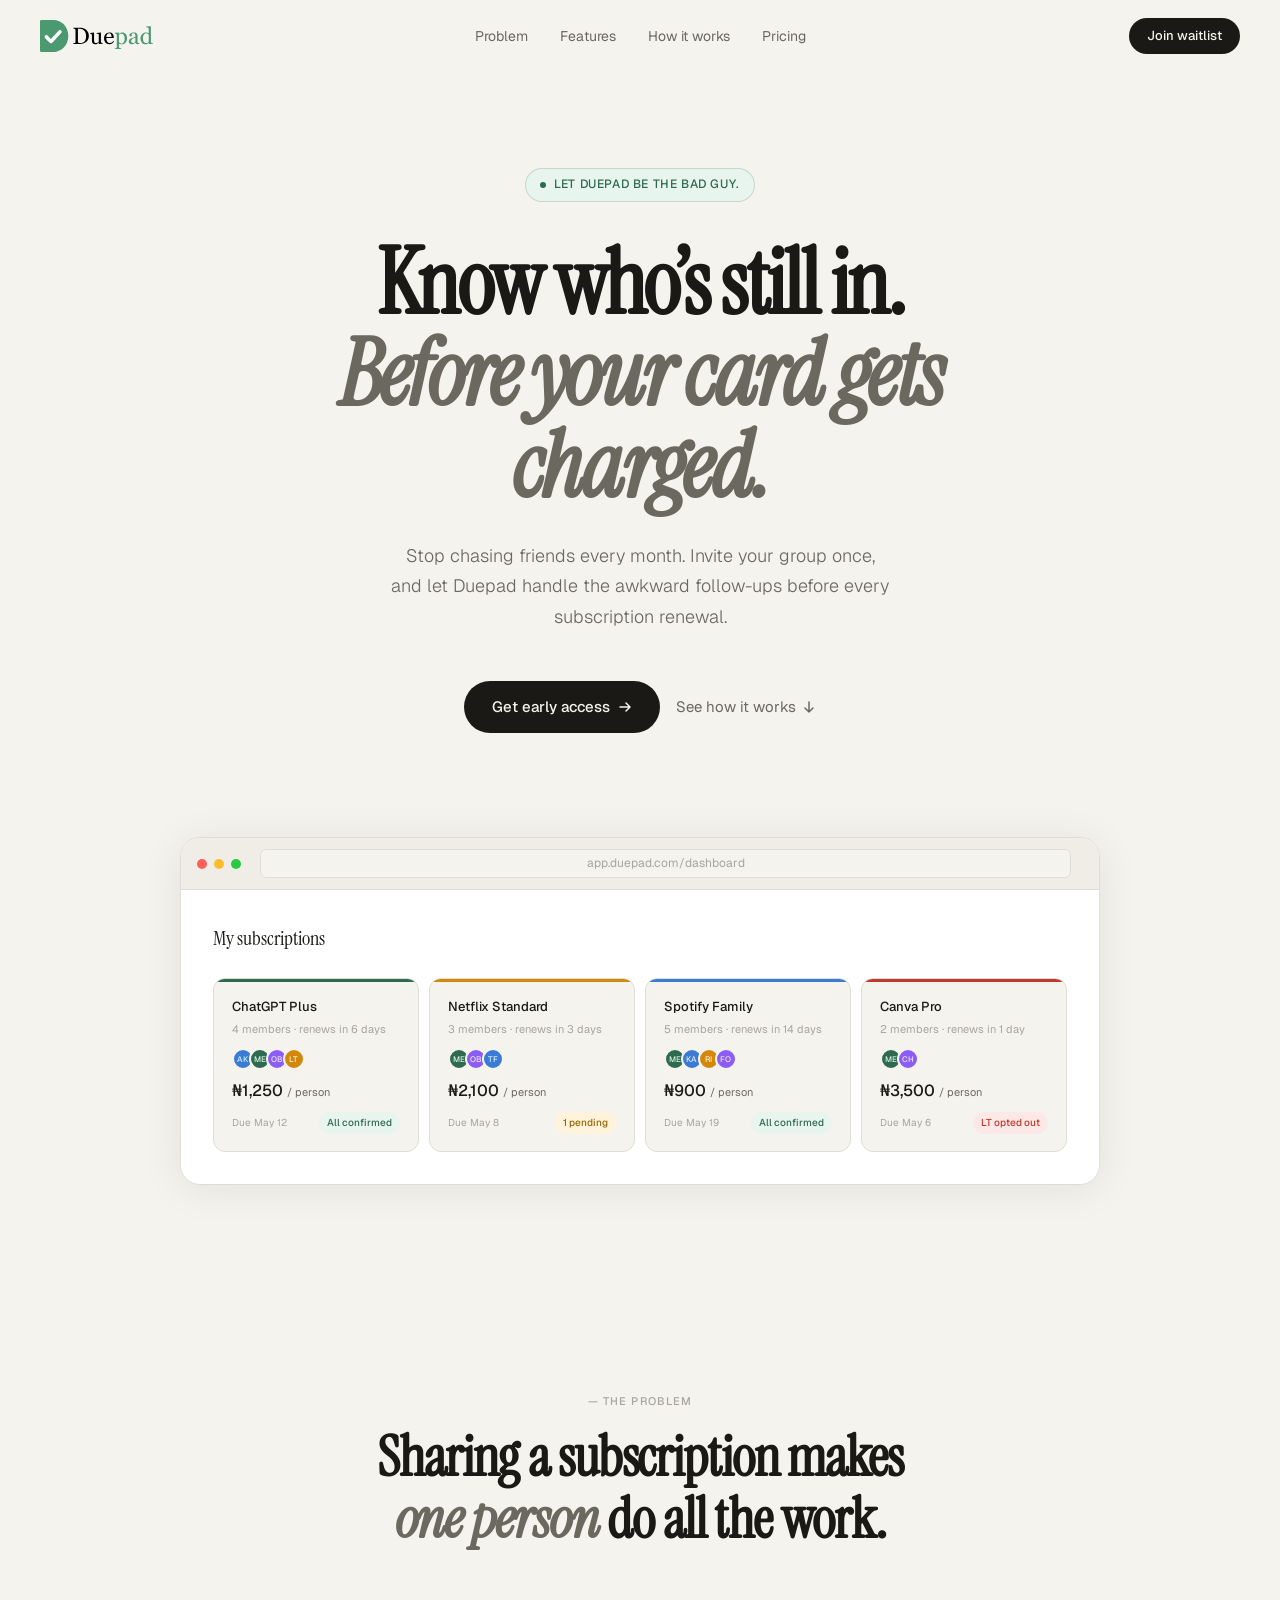
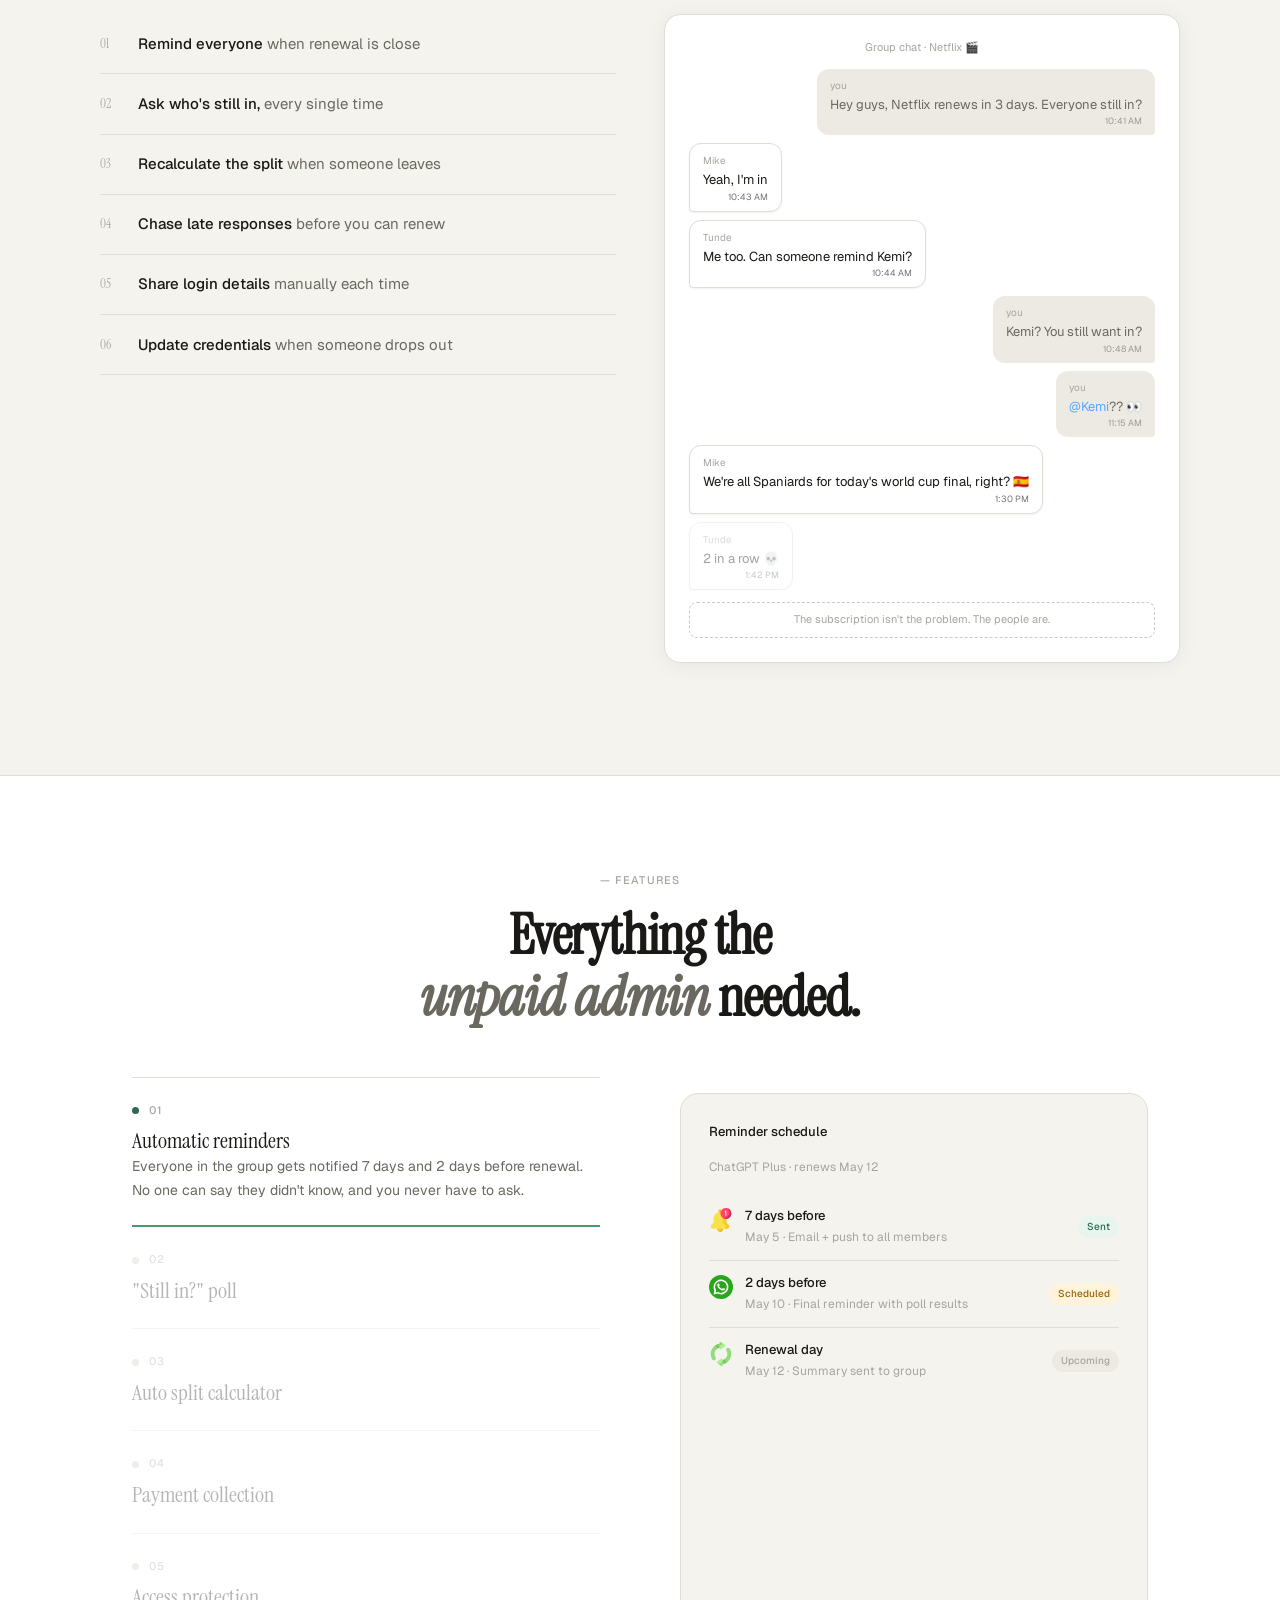
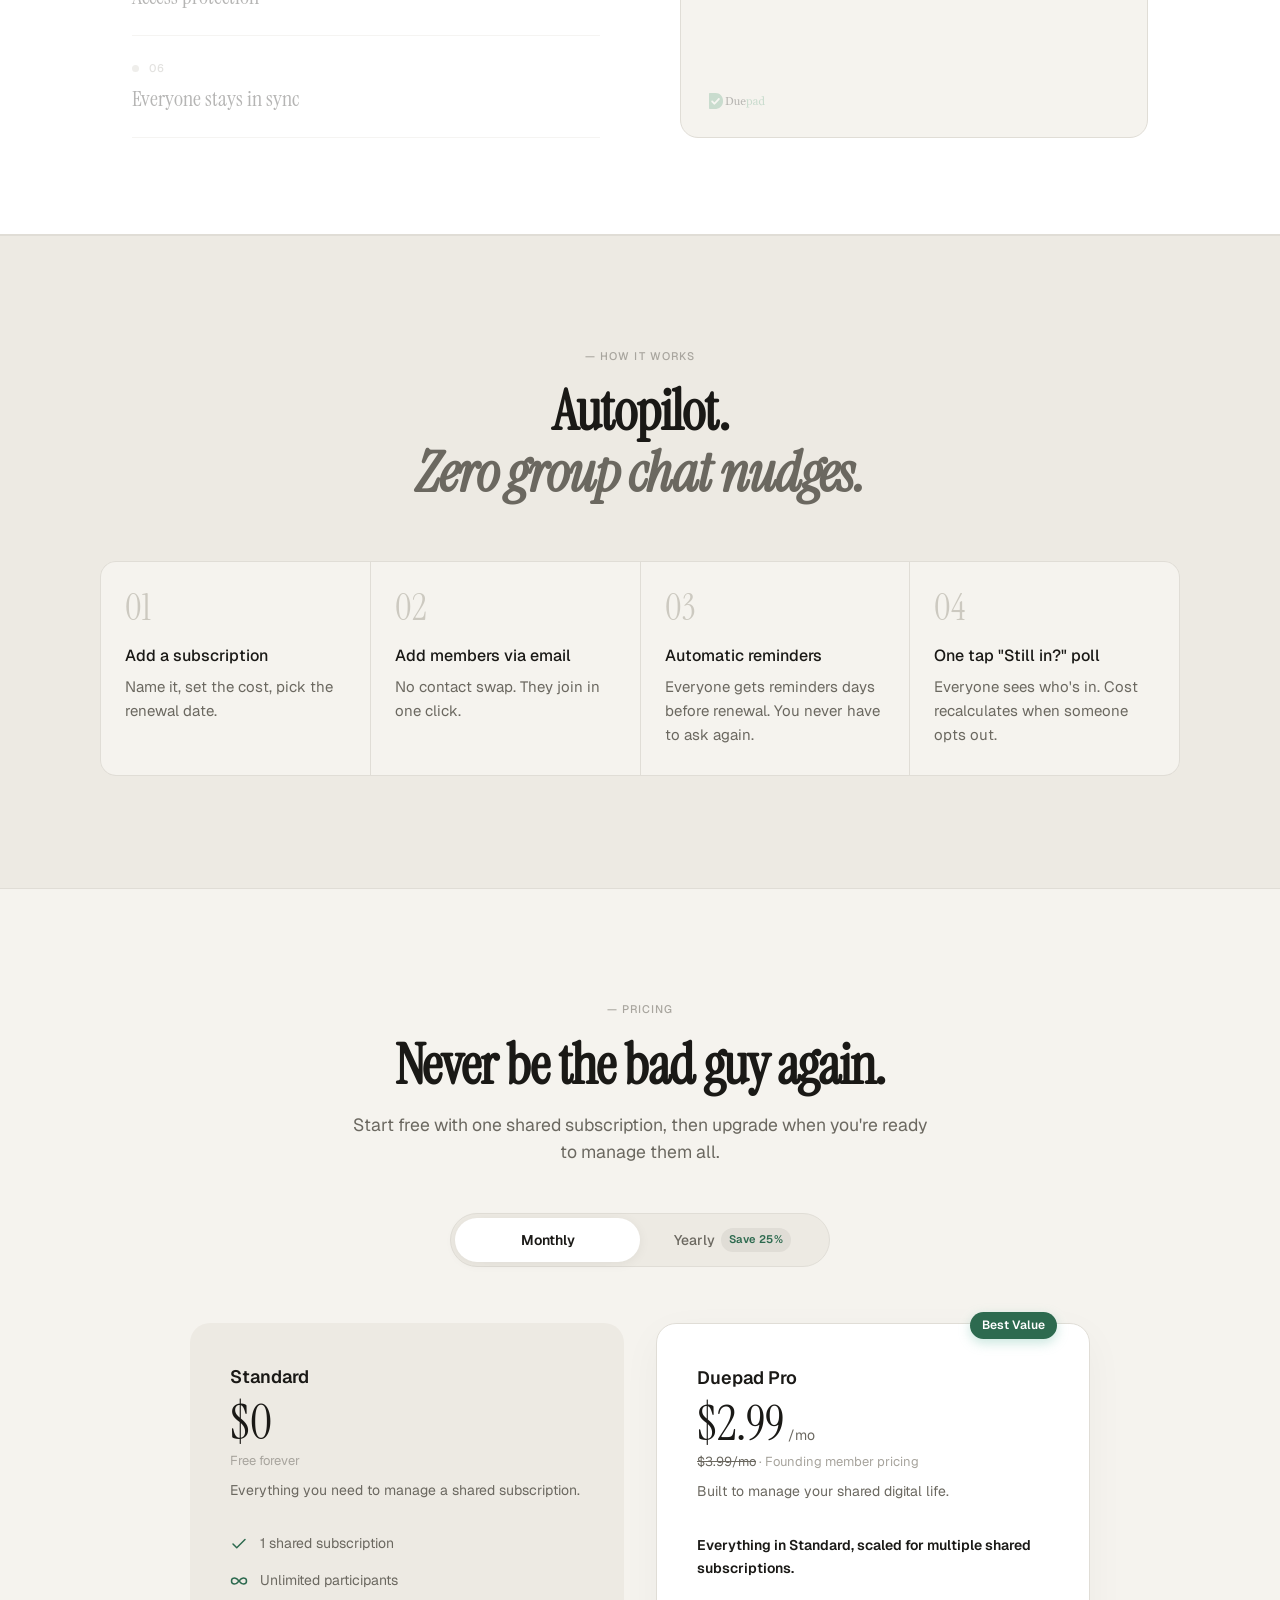
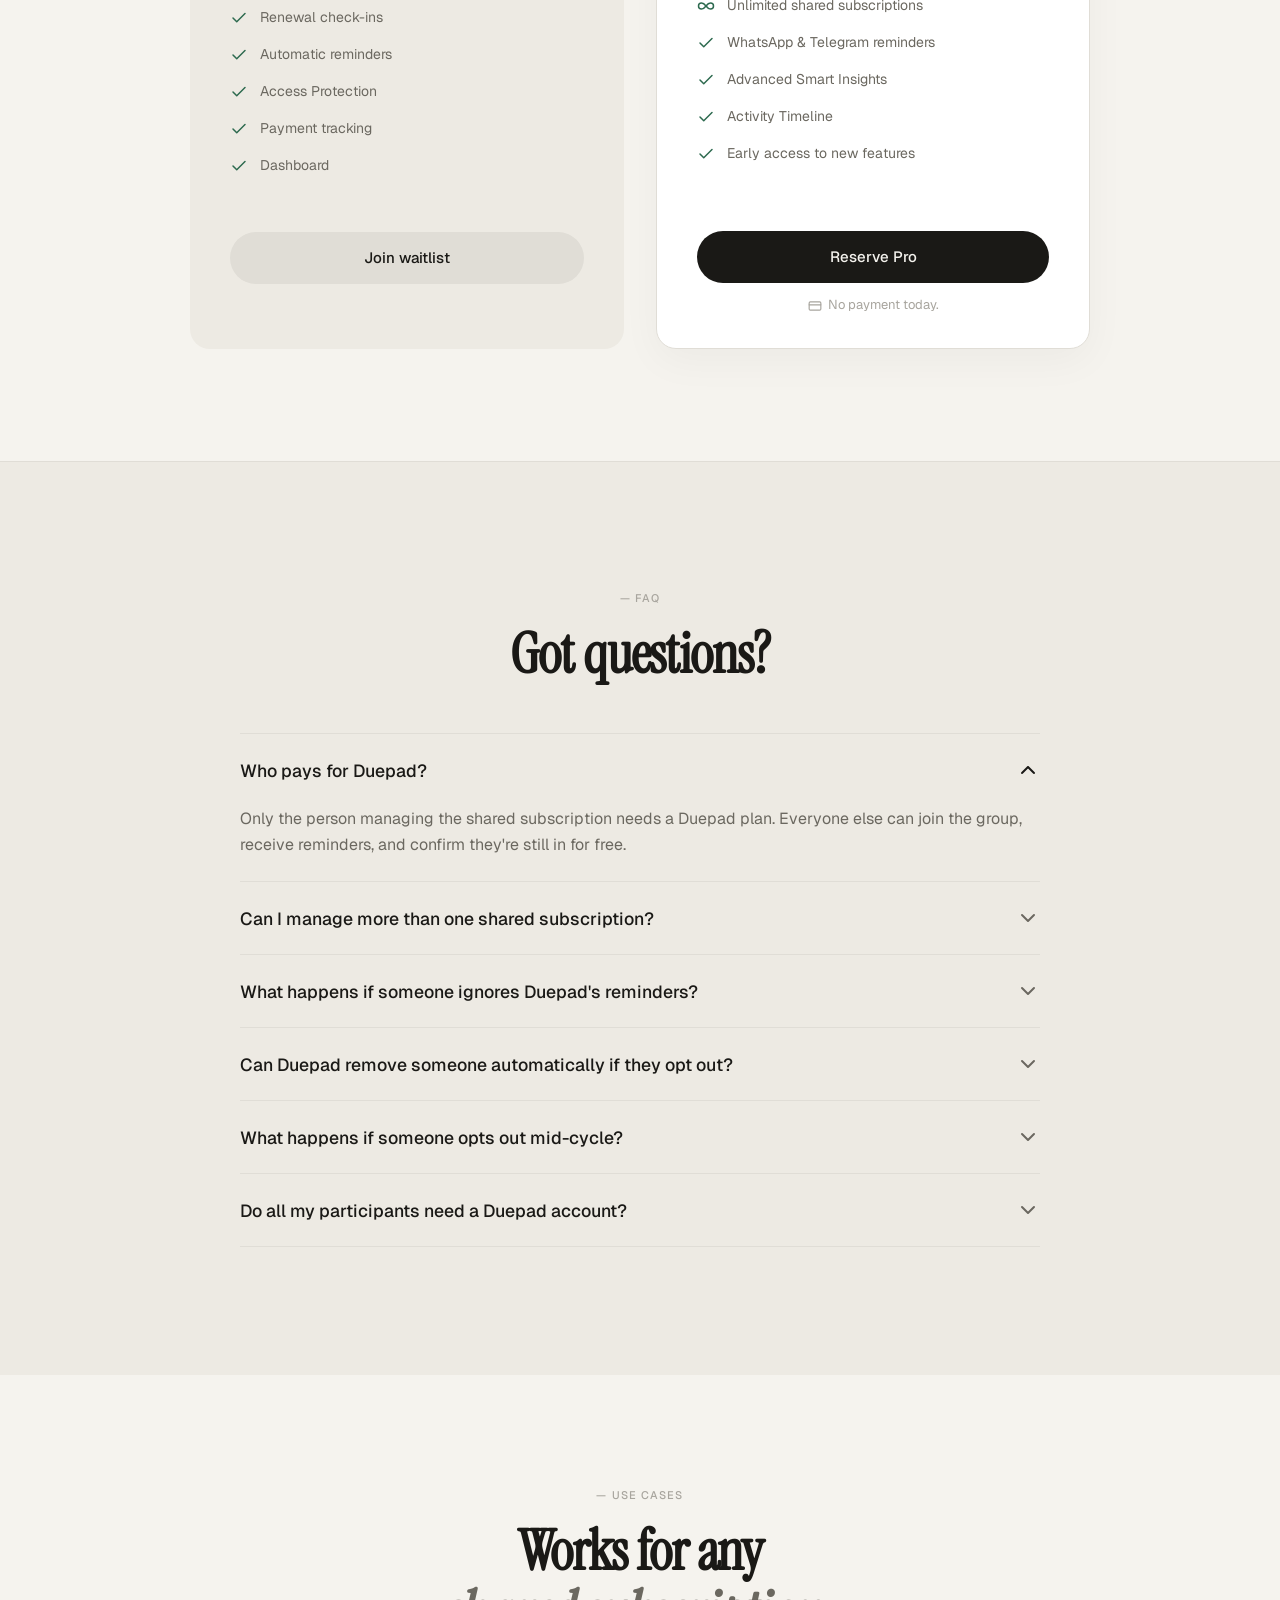
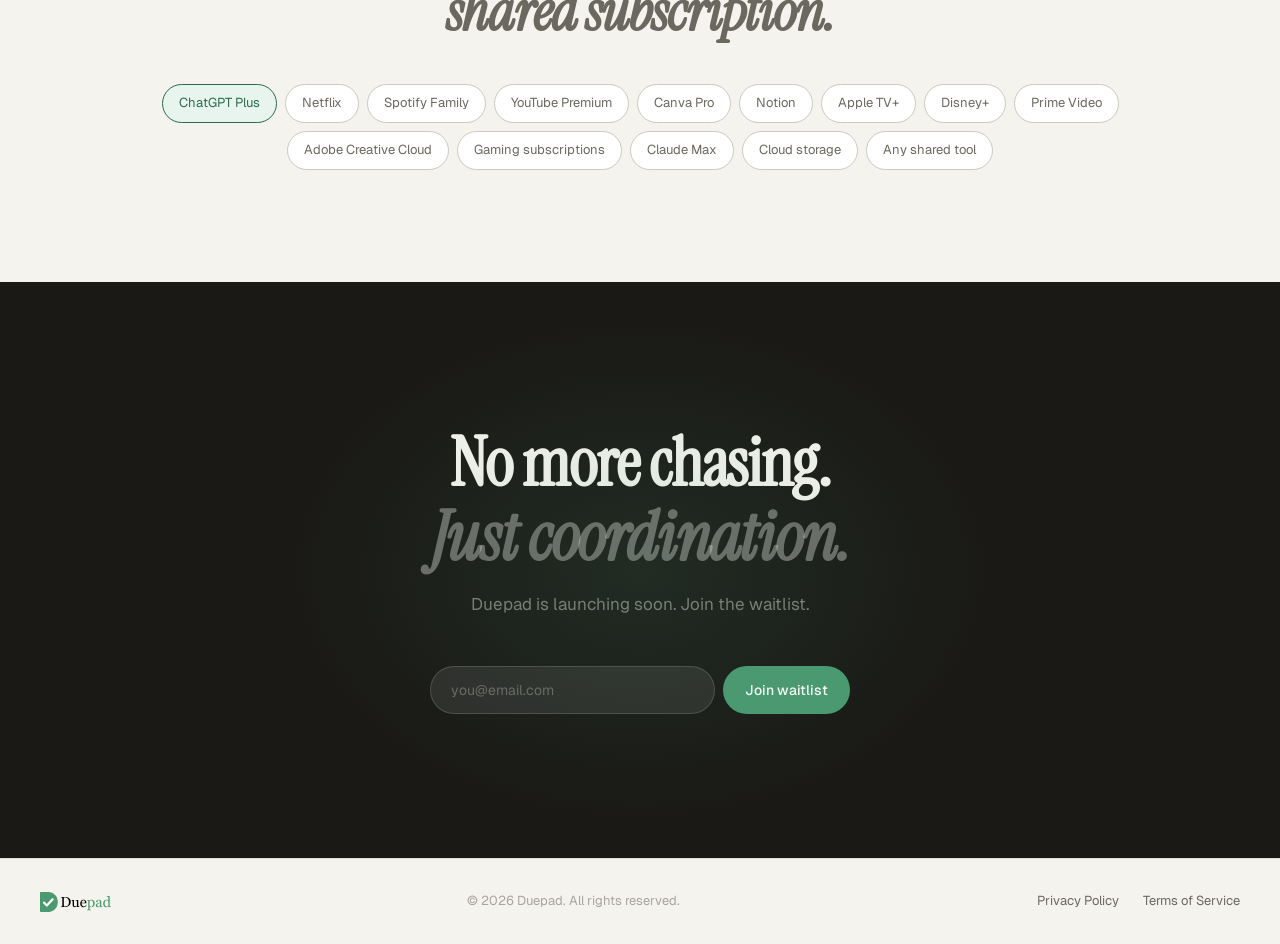
<file: index.html>
<!doctype html>
<html lang="en">

<head>
  <meta charset="UTF-8" />
  <meta name="viewport" content="width=device-width, initial-scale=1.0" />
  <title>Duepad · Shared subscriptions without the awkward follow-up.</title>

  <!-- Primary Meta Tags -->
  <meta name="title" content="Duepad · Shared subscriptions without the awkward follow-up." />
  <meta name="description"
    content="The easiest way to manage shared subscriptions. Invite your group, automate the follow-ups, and know exactly who’s in before every renewal." />

  <!-- Open Graph / Facebook -->
  <meta property="og:type" content="website" />
  <meta property="og:url" content="https://duepad.com/" />
  <meta property="og:title" content="Duepad · Shared subscriptions without the awkward follow-up." />
  <meta property="og:description"
    content="Stop chasing friends every month. Duepad automates check-ins, reminders, and payment tracking so you don’t have to." />
  <meta property="og:image" content="https://duepad.com/Assets/OG%20Image.png" />

  <!-- Twitter -->
  <meta property="twitter:card" content="summary_large_image" />
  <meta property="twitter:url" content="https://duepad.com/" />
  <meta property="twitter:title" content="Duepad · Shared subscriptions without the awkward follow-up." />
  <meta property="twitter:description"
    content="Shared subscriptions without the awkward follow-ups. Stop chasing friends every month. Duepad automates check-ins, reminders, and payment tracking so you don’t have to." />
  <meta property="twitter:image" content="https://duepad.com/Assets/OG%20Image.png" />

  <!-- Structured Data (JSON-LD) -->
  <script type="application/ld+json">
  {
    "@context": "https://schema.org",
    "@type": "SoftwareApplication",
    "name": "Duepad",
    "applicationCategory": "FinanceApplication",
    "operatingSystem": "Web",
    "url": "https://duepad.com",
    "description": "Shared subscriptions without the awkward follow-ups. Stop chasing friends every month. Duepad automates check-ins, reminders, and payment tracking so you don’t have to.",
    "offers": {
      "@type": "Offer",
      "price": "0",
      "priceCurrency": "USD"
    }
  }
  </script>
  <link rel="preconnect" href="https://fonts.googleapis.com" />
  <link
    href="https://fonts.googleapis.com/css2?family=Instrument+Serif:ital@0;1&family=Geist:wght@300;400;500&display=swap"
    rel="stylesheet" />
  <link rel="stylesheet" href="style.css?v=5" />
  <link rel="icon" href="/favicon.png" type="image/png" />
  <link rel="apple-touch-icon" href="/favicon.png" />
</head>

<body>
  <nav id="nav">
    <a href="#" class="nav-logo"><img src="Assets/Logo.svg" alt="Duepad logo"></a>
    <div class="nav-links">
      <a href="#problem">Problem</a>
      <a href="#features">Features</a>
      <a href="#how">How it works</a>
      <a href="#pricing">Pricing</a>
    </div>
    <a href="#waitlist" class="nav-cta">Join waitlist</a>
  </nav>

  <section class="hero">
    <div class="hero-badge">Let Duepad be the bad guy.</div>
    <h1>Know who’s still in.<br /><em>Before your card gets charged.</em></h1>
    <p class="hero-sub">
      Stop chasing friends every month. Invite your group once, and let Duepad handle the awkward follow-ups before
      every subscription renewal.
    </p>
    <div class="hero-actions">
      <a href="#waitlist" class="btn-primary">
        Get early access
        <svg width="14" height="14" viewBox="0 0 14 14" fill="none">
          <path d="M2 7h10M8 3l4 4-4 4" stroke="currentColor" stroke-width="1.5" stroke-linecap="round"
            stroke-linejoin="round" />
        </svg>
      </a>
      <a href="#problem" class="btn-ghost">
        See how it works
        <svg width="14" height="14" viewBox="0 0 14 14" fill="none">
          <path d="M7 2v10M3 8l4 4 4-4" stroke="currentColor" stroke-width="1.5" stroke-linecap="round"
            stroke-linejoin="round" />
        </svg>
      </a>
    </div>
  </section>

  <div class="preview-wrap">
    <div class="preview">
      <div class="preview-bar">
        <div class="dot-r"></div>
        <div class="dot-y"></div>
        <div class="dot-g"></div>
        <div class="preview-url">app.duepad.com/dashboard</div>
      </div>
      <div class="preview-body">
        <div class="preview-header">
          <div class="preview-title">My subscriptions</div>
        </div>
        <div class="sub-grid">
          <div class="sub-card green">
            <div class="sub-name">ChatGPT Plus</div>
            <div class="sub-meta">4 members · renews in 6 days</div>
            <div class="sub-members">
              <div class="avatar av1">AK</div>
              <div class="avatar av2">ME</div>
              <div class="avatar av3">OB</div>
              <div class="avatar av4">LT</div>
            </div>
            <div class="sub-amount">₦1,250 <span>/ person</span></div>
            <div class="sub-row">
              <div class="sub-due">Due May 12</div>
              <div class="sub-badge badge-green">All confirmed</div>
            </div>
          </div>
          <div class="sub-card amber">
            <div class="sub-name">Netflix Standard</div>
            <div class="sub-meta">3 members · renews in 3 days</div>
            <div class="sub-members">
              <div class="avatar av2">ME</div>
              <div class="avatar av3">OB</div>
              <div class="avatar av1">TF</div>
            </div>
            <div class="sub-amount">₦2,100 <span>/ person</span></div>
            <div class="sub-row">
              <div class="sub-due">Due May 8</div>
              <div class="sub-badge badge-amber">1 pending</div>
            </div>
          </div>
          <div class="sub-card blue">
            <div class="sub-name">Spotify Family</div>
            <div class="sub-meta">5 members · renews in 14 days</div>
            <div class="sub-members">
              <div class="avatar av2">ME</div>
              <div class="avatar av1">KA</div>
              <div class="avatar av4">RI</div>
              <div class="avatar av3">FO</div>
            </div>
            <div class="sub-amount">₦900 <span>/ person</span></div>
            <div class="sub-row">
              <div class="sub-due">Due May 19</div>
              <div class="sub-badge badge-green">All confirmed</div>
            </div>
          </div>
          <div class="sub-card red">
            <div class="sub-name">Canva Pro</div>
            <div class="sub-meta">2 members · renews in 1 day</div>
            <div class="sub-members">
              <div class="avatar av2">ME</div>
              <div class="avatar av3">CH</div>
            </div>
            <div class="sub-amount">₦3,500 <span>/ person</span></div>
            <div class="sub-row">
              <div class="sub-due">Due May 6</div>
              <div class="sub-badge badge-red">LT opted out</div>
            </div>
          </div>
        </div>
      </div>
    </div>
  </div>

  <section class="section" id="problem">
    <div class="section-inner">
      <p class="section-label reveal">The problem</p>
      <h2 class="section-h reveal">
        Sharing a subscription makes<br /><em>one person</em> do all the work.
      </h2>
      <div class="problem-grid">
        <div>
          <div class="problem-item reveal">
            <div class="problem-num">01</div>
            <div class="problem-text">
              <strong>Remind everyone</strong> when renewal is close
            </div>
          </div>
          <div class="problem-item reveal">
            <div class="problem-num">02</div>
            <div class="problem-text">
              <strong>Ask who's still in,</strong> every single time
            </div>
          </div>
          <div class="problem-item reveal">
            <div class="problem-num">03</div>
            <div class="problem-text">
              <strong>Recalculate the split</strong> when someone leaves
            </div>
          </div>
          <div class="problem-item reveal">
            <div class="problem-num">04</div>
            <div class="problem-text">
              <strong>Chase late responses</strong> before you can renew
            </div>
          </div>
          <div class="problem-item reveal">
            <div class="problem-num">05</div>
            <div class="problem-text">
              <strong>Share login details</strong> manually each time
            </div>
          </div>
          <div class="problem-item reveal">
            <div class="problem-num">06</div>
            <div class="problem-text">
              <strong>Update credentials</strong> when someone drops out
            </div>
          </div>
        </div>
        <div class="chat-mock reveal">
          <div class="chat-header">Group chat · Netflix 🎬</div>
          <div class="bubble them">
            <div class="bubble-name">you</div>
            Hey guys, Netflix renews in 3 days. Everyone still in?
            <span class="bubble-time">10:41 AM</span>
          </div>
          <div class="bubble me">
            <div class="bubble-name">Mike</div>
            Yeah, I'm in
            <span class="bubble-time">10:43 AM</span>
          </div>
          <div class="bubble me">
            <div class="bubble-name">Tunde</div>
            Me too. Can someone remind Kemi?
            <span class="bubble-time">10:44 AM</span>
          </div>
          <div class="bubble them">
            <div class="bubble-name">you</div>
            Kemi? You still want in?
            <span class="bubble-time">10:48 AM</span>
          </div>
          <div class="bubble them">
            <div class="bubble-name">you</div>
            <span style="color: #57a7fd;">@Kemi</span>?? 👀
            <span class="bubble-time">11:15 AM</span>
          </div>
          <div class="bubble me">
            <div class="bubble-name">Mike</div>
            We're all Spaniards for today's world cup final, right? 🇪🇸
            <span class="bubble-time">1:30 PM</span>
          </div>
          <div class="bubble me" style="opacity: 0.4;">
            <div class="bubble-name">Tunde</div>
            2 in a row 💀
            <span class="bubble-time">1:42 PM</span>
          </div>
          <div class="chat-label">The subscription isn't the problem. The people are.</div>
        </div>
      </div>
    </div>
  </section>

  <!-- FEATURES: LOOM STYLE -->
  <section class="features-section" id="features">
    <div class="features-header">
      <p class="section-label">Features</p>
      <h2 class="section-h" style="margin-bottom: 0">
        Everything the<br /><em>unpaid admin</em> needed.
      </h2>
    </div>

    <div class="features-body">
      <!-- LEFT sticky -->
      <div class="features-left">
        <div class="feature-tab active" data-idx="0">
          <div class="feature-tab-top">
            <div class="f-dot"></div>
            <div class="f-num">01</div>
          </div>
          <div class="f-title">Automatic reminders</div>
          <div class="f-desc">
            Everyone in the group gets notified 7 days and 2 days before
            renewal. No one can say they didn't know, and you never have to
            ask.
          </div>
        </div>
        <div class="feature-tab" data-idx="1">
          <div class="feature-tab-top">
            <div class="f-dot"></div>
            <div class="f-num">02</div>
          </div>
          <div class="f-title">"Still in?" poll</div>
          <div class="f-desc">
            Each reminder includes a one-tap opt-in. Everyone declares their
            intent. You stop asking the same question every month.
          </div>
        </div>
        <div class="feature-tab" data-idx="2">
          <div class="feature-tab-top">
            <div class="f-dot"></div>
            <div class="f-num">03</div>
          </div>
          <div class="f-title">Auto split calculator</div>
          <div class="f-desc">
            When someone opts out, the cost per person updates instantly. No
            manual maths, no awkward back-and-forth messages.
          </div>
        </div>
        <div class="feature-tab" data-idx="3">
          <div class="feature-tab-top">
            <div class="f-dot"></div>
            <div class="f-num">04</div>
          </div>
          <div class="f-title">Payment collection</div>
          <div class="f-desc">
            Once a member confirms they're in, we show them exactly where to send their share. No need to paste your
            account details in the group chat.
          </div>
        </div>
        <div class="feature-tab" data-idx="4">
          <div class="feature-tab-top">
            <div class="f-dot"></div>
            <div class="f-num">05</div>
          </div>
          <div class="f-title">Access protection</div>
          <div class="f-desc">
            Store credentials once. Visible only to confirmed members. When
            someone opts out, the group is nudged to update passwords.
          </div>
        </div>
        <div class="feature-tab" data-idx="5">
          <div class="feature-tab-top">
            <div class="f-dot"></div>
            <div class="f-num">06</div>
          </div>
          <div class="f-title">Everyone stays in sync</div>
          <div class="f-desc">
            Everyone sees the same view: upcoming renewals, who's confirmed,
            and what they owe. No one is out of the loop.
          </div>
        </div>
      </div>

      <!-- RIGHT scrolling panels -->
      <div class="features-right" id="featureRight">
        <!-- Panel 0: Reminders -->
        <div class="asset-card" data-panel="0">
          <div class="asset-body">
            <div style="font-size: 13px; font-weight: 500; color: var(--ink)">
              Reminder schedule
            </div>
            <div style="font-size: 12px; color: var(--muted2)">
              ChatGPT Plus · renews May 12
            </div>
            <div class="rt">
              <div class="rt-row">
                <img src="Assets/notification.svg" class="rt-svg" alt="Email Reminder" />
                <div class="rt-bd">
                  <div class="rt-t">7 days before</div>
                  <div class="rt-s">
                    May 5 · Email + push to all members
                  </div>
                </div>
                <div class="rt-b badge-green">Sent</div>
              </div>
              <div class="rt-row">
                <img src="Assets/whatsapp.svg" class="rt-svg" alt="WhatsApp" />
                <div class="rt-bd">
                  <div class="rt-t">2 days before</div>
                  <div class="rt-s">
                    May 10 · Final reminder with poll results
                  </div>
                </div>
                <div class="rt-b badge-amber">Scheduled</div>
              </div>
              <div class="rt-row">
                <img src="Assets/reuse.svg" class="rt-svg" alt="Renewal" />
                <div class="rt-bd">
                  <div class="rt-t">Renewal day</div>
                  <div class="rt-s">May 12 · Summary sent to group</div>
                </div>
                <div class="rt-b" style="background: var(--bg2); color: var(--muted2)">
                  Upcoming
                </div>
              </div>
            </div>
          </div>
        </div>

        <!-- Panel 1: Poll -->
        <div class="asset-card" data-panel="1">
          <div class="asset-body">
            <div class="poll-wrap">
              <div class="poll-label">
                <span style="
                      width: 7px;
                      height: 7px;
                      border-radius: 50%;
                      background: var(--accent);
                      display: inline-block;
                    "></span>Canva Pro · Due May 8
              </div>
              <div class="poll-q">Are you still in for next month?</div>
              <div class="poll-btns">
                <div class="pb y">Yes, I'm in ✓</div>
                <div class="pb n">No, opting out</div>
              </div>
              <div style="
                    font-size: 11px;
                    color: var(--muted2);
                    margin-bottom: 10px;
                  ">
                Group responses
              </div>
              <div class="pm">
                <div class="pm-r">
                  <div class="pm-l">
                    <div class="pm-av av2">ME</div>
                    <div class="pm-n">You</div>
                  </div>
                  <div class="pm-s s-in">Still in</div>
                </div>
                <div class="pm-r">
                  <div class="pm-l">
                    <div class="pm-av av3">CH</div>
                    <div class="pm-n">Cheng</div>
                  </div>
                  <div class="pm-s s-in">Still in</div>
                </div>
                <div class="pm-r">
                  <div class="pm-l">
                    <div class="pm-av av4">LT</div>
                    <div class="pm-n">Lara</div>
                  </div>
                  <div class="pm-s s-pen">Pending...</div>
                </div>
              </div>
            </div>
          </div>
        </div>

        <!-- Panel 2: Split -->
        <div class="asset-card" data-panel="2">
          <div class="asset-body">
            <div class="split-wrap">
              <div class="split-hd">Canva Pro · ₦7,000/month</div>
              <div class="split-sd">2 of 3 members confirmed</div>
              <div class="split-bar">
                <div class="split-fill" style="width: 66%"></div>
              </div>
              <div class="spl-rows">
                <div class="spl-r">
                  <div class="spl-p">
                    <div class="spl-av av2">ME</div>
                    <div class="spl-nm">You</div>
                  </div>
                  <div style="display: flex; align-items: center; gap: 8px">
                    <div class="spl-tg tg-in">In</div>
                    <div class="spl-amt">₦3,500</div>
                  </div>
                </div>
                <div class="spl-r">
                  <div class="spl-p">
                    <div class="spl-av av3">CH</div>
                    <div class="spl-nm">Cheng</div>
                  </div>
                  <div style="display: flex; align-items: center; gap: 8px">
                    <div class="spl-tg tg-in">In</div>
                    <div class="spl-amt">₦3,500</div>
                  </div>
                </div>
                <div class="spl-r">
                  <div class="spl-p">
                    <div class="spl-av av4">LT</div>
                    <div class="spl-nm">Lara</div>
                  </div>
                  <div style="display: flex; align-items: center; gap: 8px">
                    <div class="spl-tg tg-out">Out</div>
                    <div class="spl-amt old">₦2,333</div>
                  </div>
                </div>
              </div>
              <div class="split-new">
                <div class="sn-lbl">New split</div>
                <div class="sn-val">₦3,500 each</div>
              </div>
            </div>
          </div>
        </div>

        <!-- Panel 3: Payment -->
        <div class="asset-card" data-panel="3">
          <div class="asset-body">
            <div
              style="background: white; border: 1px solid var(--border); border-radius: 12px; padding: 24px; box-shadow: 0 4px 12px rgba(0,0,0,0.02);">
              <div style="font-size: 13px; color: var(--muted); margin-bottom: 16px; text-align: center;">Kindly
                transfer ₦3,500 to</div>
              <div
                style="background: var(--bg); border: 1px solid var(--border); border-radius: 8px; padding: 20px; text-align: center; margin-bottom: 20px;">
                <div style="font-size: 14px; color: var(--muted); margin-top: 8px;">Guaranty Trust Bank (GTB)</div>
                <div style="font-size: 28px; font-weight: 600; color: var(--ink); letter-spacing: 2px;">0123456789</div>
                <div style="font-size: 15px; font-weight: 500; color: var(--ink); margin-top: 8px;">Sarah Chen
                </div>
              </div>
              <button class="btn-primary" style="width: 100%; justify-content: center; height: 48px;">I've paid</button>
            </div>
          </div>
        </div>

        <!-- Panel 4: Access -->
        <div class="asset-card" data-panel="4">
          <div class="asset-body">
            <div class="acc-wrap">
              <div class="acc-hd">
                <div class="acc-name">Canva Pro · Access details</div>
                <div class="acc-lk">🔒 Private</div>
              </div>
              <div class="acc-bd">
                <div class="acc-row">
                  <div class="acc-lbl">Email</div>
                  <div class="acc-val">
                    email.address </div>
                </div>
                <div class="acc-row">
                  <div class="acc-lbl">Password</div>
                  <div class="acc-val">
                    ••••••••••••
                  </div>
                </div>
                <div class="acc-row">
                  <div class="acc-lbl">Notes</div>
                  <div class="acc-val" style="font-size: 13px; color: var(--muted)">
                    Canva Pro · 3 slots
                  </div>
                </div>
              </div>
              <div class="acc-ft">
                ⚠️ Lara opted out — update your password when ready
              </div>
            </div>
          </div>
        </div>

        <!-- Panel 5: Dashboard -->
        <div class="asset-card" data-panel="5">
          <div class="asset-body">
            <div style="
                  font-size: 13px;
                  font-weight: 500;
                  color: var(--ink);
                  margin-bottom: 1rem;
                ">
              Upcoming renewals
            </div>
            <div class="dash-rows">
              <div class="dash-r">
                <div class="dash-l">
                  <div class="dash-ic"><img src="Assets/Canva.webp" alt="Canva"></div>
                  <div>
                    <div class="dash-sn">Canva Pro</div>
                    <div class="dash-sd">Due tomorrow · 2 confirmed</div>
                  </div>
                </div>
                <div class="dash-rr">
                  <div class="dash-amt">₦3,500</div>
                  <div class="dash-st badge-red">Urgent</div>
                </div>
              </div>
              <div class="dash-r">
                <div class="dash-l">
                  <div class="dash-ic"><img src="Assets/Netflix.webp" alt="Netflix"></div>
                  <div>
                    <div class="dash-sn">Netflix Standard</div>
                    <div class="dash-sd">Due May 8 · 2 of 3 confirmed</div>
                  </div>
                </div>
                <div class="dash-rr">
                  <div class="dash-amt">₦2,100</div>
                  <div class="dash-st badge-amber">Pending</div>
                </div>
              </div>
              <div class="dash-r">
                <div class="dash-l">
                  <div class="dash-ic"><img src="Assets/ChatGPT.jpg" alt="ChatGPT"></div>
                  <div>
                    <div class="dash-sn">ChatGPT Plus</div>
                    <div class="dash-sd">Due May 12 · All confirmed</div>
                  </div>
                </div>
                <div class="dash-rr">
                  <div class="dash-amt">₦1,250</div>
                  <div class="dash-st badge-green">All in</div>
                </div>
              </div>
              <div class="dash-r">
                <div class="dash-l">
                  <div class="dash-ic"><img src="Assets/Spotify.png" alt="Spotify"></div>
                  <div>
                    <div class="dash-sn">Spotify Family</div>
                    <div class="dash-sd">Due May 19 · All confirmed</div>
                  </div>
                </div>
                <div class="dash-rr">
                  <div class="dash-amt">₦900</div>
                  <div class="dash-st badge-green">All in</div>
                </div>
              </div>
            </div>
          </div>
        </div>
      </div>
    </div>
  </section>

  <section class="how-section" id="how">
    <div class="section-inner">
      <p class="section-label reveal">How it works</p>
      <h2 class="section-h reveal">
        Autopilot.<br /><em>Zero group chat nudges.</em>
      </h2>
      <div class="steps reveal">
        <div class="step">
          <div class="step-num">01</div>
          <div class="step-title">Add a subscription</div>
          <div class="step-desc">
            Name it, set the cost, pick the renewal date.
          </div>
        </div>
        <div class="step">
          <div class="step-num">02</div>
          <div class="step-title">Add members via email</div>
          <div class="step-desc">
            No contact swap. They join in one click.
          </div>
        </div>
        <div class="step">
          <div class="step-num">03</div>
          <div class="step-title">Automatic reminders</div>
          <div class="step-desc">
            Everyone gets reminders days before renewal. You never have to ask again.
          </div>
        </div>
        <div class="step">
          <div class="step-num">04</div>
          <div class="step-title">One tap "Still in?" poll</div>
          <div class="step-desc">
            Everyone sees who's in. Cost recalculates when someone opts out.
          </div>
        </div>
      </div>
  </section>



  <section class="pricing-section section" id="pricing">
    <div class="section-inner">
      <p class="section-label reveal">Pricing</p>
      <h2 class="section-h reveal" style="margin-bottom: 1rem;">Never be the bad guy again.</h2>
      <p class="reveal"
        style="text-align: center; color: var(--muted); margin: 0 auto 3rem; max-width: 580px; font-size: 1.1rem; line-height: 1.5;">
        Start free with one shared subscription, then upgrade when you're ready to manage them all.
      </p>

      <div style="display: flex; justify-content: center; width: 100%;">
        <div class="pricing-segmented-control reveal" id="pricing-toggle-wrap">
          <div class="segment-slider" id="segment-slider"></div>
          <div class="segment-btn active" id="monthly-label">Monthly</div>
          <div class="segment-btn" id="yearly-label">
            Yearly
            <span class="segment-badge">Save 25%</span>
          </div>
        </div>
      </div>
      <!--<div class="reveal" style="display: flex; justify-content: center; width: 100%; margin-top: -2rem; margin-bottom: 3.5rem; gap: 12px; font-size: 14px; font-weight: 500;">
        <span id="curr-usd" style="color: var(--ink); cursor: pointer; transition: color 0.2s;">USD</span>
        <span style="color: var(--muted2);">|</span>
        <span id="curr-ngn" style="color: var(--muted); cursor: pointer; transition: color 0.2s;">NGN</span>
      </div>-->

      <div class="pricing-grid reveal">
        <!-- Free Tier -->
        <div class="pricing-card">
          <div class="pricing-tier">Standard</div>
          <div class="pricing-price-wrap">
            <span class="pricing-price">$0</span>
          </div>
          <div class="pricing-discount">Free forever</div>
          <p class="pricing-intro">Everything you need to manage a shared subscription.</p>

          <ul class="pricing-features">
            <li>
              <svg width="24" height="24" viewBox="0 0 24 24" fill="none">
                <path d="M20 6L9 17l-5-5" stroke="currentColor" stroke-width="2" stroke-linecap="round"
                  stroke-linejoin="round" />
              </svg>
              <span>1 shared subscription</span>
            </li>
            <li>
              <svg width="24" height="24" viewBox="0 0 24 24" fill="none">
                <path
                  d="M12 12c-2-2.67-4-4-6-4a4 4 0 1 0 0 8c2 0 4-1.33 6-4Zm0 0c2 2.67 4 4 6 4a4 4 0 1 0 0-8c-2 0-4 1.33-6 4Z"
                  stroke="currentColor" stroke-width="2" stroke-linecap="round" stroke-linejoin="round" />
              </svg>
              <span>Unlimited participants</span>
            </li>
            <li>
              <svg width="24" height="24" viewBox="0 0 24 24" fill="none">
                <path d="M20 6L9 17l-5-5" stroke="currentColor" stroke-width="2" stroke-linecap="round"
                  stroke-linejoin="round" />
              </svg>
              <span>Renewal check-ins</span>
            </li>
            <li>
              <svg width="24" height="24" viewBox="0 0 24 24" fill="none">
                <path d="M20 6L9 17l-5-5" stroke="currentColor" stroke-width="2" stroke-linecap="round"
                  stroke-linejoin="round" />
              </svg>
              <span>Automatic reminders</span>
            </li>
            <li>
              <svg width="24" height="24" viewBox="0 0 24 24" fill="none">
                <path d="M20 6L9 17l-5-5" stroke="currentColor" stroke-width="2" stroke-linecap="round"
                  stroke-linejoin="round" />
              </svg>
              <span>Access Protection</span>
            </li>
            <li>
              <svg width="24" height="24" viewBox="0 0 24 24" fill="none">
                <path d="M20 6L9 17l-5-5" stroke="currentColor" stroke-width="2" stroke-linecap="round"
                  stroke-linejoin="round" />
              </svg>
              <span>Payment tracking</span>
            </li>
            <li>
              <svg width="24" height="24" viewBox="0 0 24 24" fill="none">
                <path d="M20 6L9 17l-5-5" stroke="currentColor" stroke-width="2" stroke-linecap="round"
                  stroke-linejoin="round" />
              </svg>
              <span>Dashboard</span>
            </li>
          </ul>

          <a href="#waitlist" class="btn-primary">Join waitlist</a>
          <p
            style="font-size: 13px; display: flex; align-items: center; justify-content: center; gap: 6px; margin-top: 12px; margin-bottom: -8px; visibility: hidden;">
            <svg width="14" height="14" viewBox="0 0 24 24" fill="none" stroke="currentColor" stroke-width="2"
              stroke-linecap="round" stroke-linejoin="round">
              <rect width="20" height="14" x="2" y="5" rx="2" />
              <line x1="2" x2="22" y1="10" y2="10" />
            </svg>
            No payment today.
          </p>
        </div>

        <!-- Pro Tier -->
        <div class="pricing-card pro">
          <div class="pricing-card-badge">Best Value</div>
          <div class="pricing-tier">Duepad Pro</div>
          <div class="pricing-price-wrap">
            <span class="pricing-price" id="pro-price">$2.99</span>
            <span class="pricing-price-period" id="pro-period">/mo</span>
          </div>
          <div class="pricing-discount" id="pro-discount">
            <s>$3.99/mo</s> · Founding member pricing
          </div>
          <p class="pricing-intro">Built to manage your shared digital life.</p>
          <div style="font-size: 14px; font-weight: 600; color: var(--ink); margin-bottom: 1rem;">Everything in
            Standard, scaled for multiple shared subscriptions.</div>

          <ul class="pricing-features">
            <li>
              <svg width="24" height="24" viewBox="0 0 24 24" fill="none">
                <path
                  d="M12 12c-2-2.67-4-4-6-4a4 4 0 1 0 0 8c2 0 4-1.33 6-4Zm0 0c2 2.67 4 4 6 4a4 4 0 1 0 0-8c-2 0-4 1.33-6 4Z"
                  stroke="currentColor" stroke-width="2" stroke-linecap="round" stroke-linejoin="round" />
              </svg>
              <span>Unlimited shared subscriptions</span>
            </li>
            <li>
              <svg width="24" height="24" viewBox="0 0 24 24" fill="none">
                <path d="M20 6L9 17l-5-5" stroke="currentColor" stroke-width="2" stroke-linecap="round"
                  stroke-linejoin="round" />
              </svg>
              <span>WhatsApp & Telegram reminders</span>
            </li>
            <li>
              <svg width="24" height="24" viewBox="0 0 24 24" fill="none">
                <path d="M20 6L9 17l-5-5" stroke="currentColor" stroke-width="2" stroke-linecap="round"
                  stroke-linejoin="round" />
              </svg>
              <span>Advanced Smart Insights</span>
            </li>
            <li>
              <svg width="24" height="24" viewBox="0 0 24 24" fill="none">
                <path d="M20 6L9 17l-5-5" stroke="currentColor" stroke-width="2" stroke-linecap="round"
                  stroke-linejoin="round" />
              </svg>
              <span>Activity Timeline</span>
            </li>
            <li>
              <svg width="24" height="24" viewBox="0 0 24 24" fill="none">
                <path d="M20 6L9 17l-5-5" stroke="currentColor" stroke-width="2" stroke-linecap="round"
                  stroke-linejoin="round" />
              </svg>
              <span>Early access to new features</span>
            </li>
          </ul>

          <a href="#" id="openProModalBtn" class="btn-primary">Reserve Pro</a>
          <p
            style="font-size: 13px; color: var(--muted2); display: flex; align-items: center; justify-content: center; gap: 6px; margin-top: 12px; margin-bottom: -8px;">
            <svg width="14" height="14" viewBox="0 0 24 24" fill="none" stroke="currentColor" stroke-width="2"
              stroke-linecap="round" stroke-linejoin="round">
              <rect width="20" height="14" x="2" y="5" rx="2" />
              <line x1="2" x2="22" y1="10" y2="10" />
            </svg>
            No payment today.
          </p>
        </div>
      </div>
    </div>
  </section>

  <section class="faq-section section" id="faq">
    <div class="section-inner" style="max-width: 800px; margin: 0 auto;">
      <p class="section-label reveal">FAQ</p>
      <h2 class="section-h reveal">Got questions?</h2>

      <div class="faq-list reveal">
        <div class="faq-item active">
          <button class="faq-q">
            <span>Who pays for Duepad?</span>
            <svg width="24" height="24" viewBox="0 0 24 24" fill="none">
              <path d="M6 9l6 6 6-6" stroke="currentColor" stroke-width="2" stroke-linecap="round"
                stroke-linejoin="round" />
            </svg>
          </button>
          <div class="faq-a">
            <div class="faq-a-inner">
              Only the person managing the shared subscription needs a Duepad plan. Everyone else can join the group,
              receive reminders, and confirm
              they're still in for free.
            </div>
          </div>
        </div>

        <div class="faq-item">
          <button class="faq-q">
            <span>Can I manage more than one shared subscription?</span>
            <svg width="24" height="24" viewBox="0 0 24 24" fill="none">
              <path d="M6 9l6 6 6-6" stroke="currentColor" stroke-width="2" stroke-linecap="round"
                stroke-linejoin="round" />
            </svg>
          </button>
          <div class="faq-a">
            <div class="faq-a-inner">
              Yes. That's exactly what Duepad Pro is for. Standard lets you manage one shared subscription, while Duepad
              Pro lets you manage as many as you need.
            </div>
          </div>
        </div>

        <div class="faq-item">
          <button class="faq-q">
            <span>What happens if someone ignores Duepad's reminders?</span>
            <svg width="24" height="24" viewBox="0 0 24 24" fill="none">
              <path d="M6 9l6 6 6-6" stroke="currentColor" stroke-width="2" stroke-linecap="round"
                stroke-linejoin="round" />
            </svg>
          </button>
          <div class="faq-a">
            <div class="faq-a-inner">
              Duepad automatically reminds participants 7 days and 2 days before renewal. If they don't respond after
              both reminders, we'll notify you so you're never caught off guard.
            </div>
          </div>
        </div>
        <div class="faq-item">
          <button class="faq-q">
            <span>Can Duepad remove someone automatically if they opt out?</span>
            <svg width="24" height="24" viewBox="0 0 24 24" fill="none">
              <path d="M6 9l6 6 6-6" stroke="currentColor" stroke-width="2" stroke-linecap="round"
                stroke-linejoin="round" />
            </svg>
          </button>
          <div class="faq-a">
            <div class="faq-a-inner">
              Yes. When someone opts out, Duepad automatically removes them from your Duepad workspace, preventing
              further access to the shared subscription credentials. We'll also flag the risk and remind you to update
              your credentials.
            </div>
          </div>
        </div>
        <div class="faq-item">
          <button class="faq-q">
            <span>What happens if someone opts out mid-cycle?</span>
            <svg width="24" height="24" viewBox="0 0 24 24" fill="none">
              <path d="M6 9l6 6 6-6" stroke="currentColor" stroke-width="2" stroke-linecap="round"
                stroke-linejoin="round" />
            </svg>
          </button>
          <div class="faq-a">
            <div class="faq-a-inner">
              They're removed from future splits and future reminders, but they stay visible in the current cycle's
              summary so the group has context on what changed.
            </div>
          </div>
        </div>

        <div class="faq-item">
          <button class="faq-q">
            <span>Do all my participants need a Duepad account?</span>
            <svg width="24" height="24" viewBox="0 0 24 24" fill="none">
              <path d="M6 9l6 6 6-6" stroke="currentColor" stroke-width="2" stroke-linecap="round"
                stroke-linejoin="round" />
            </svg>
          </button>
          <div class="faq-a">
            <div class="faq-a-inner">
              Yes. Participants need a Duepad account to accept an invite and access the shared workspace. After that,
              renewal check-ins can be answered from a magic link without signing in.
            </div>
          </div>
        </div>
      </div>
    </div>
  </section>

  <section class="use-section">
    <div class="section-inner">
      <p class="section-label reveal">Use cases</p>
      <h2 class="section-h reveal">
        Works for any<br /><em>shared subscription.</em>
      </h2>
      <div class="pills reveal">
        <div class="pill active">ChatGPT Plus</div>
        <div class="pill">Netflix</div>
        <div class="pill">Spotify Family</div>
        <div class="pill">YouTube Premium</div>
        <div class="pill">Canva Pro</div>
        <div class="pill">Notion</div>
        <div class="pill">Apple TV+</div>
        <div class="pill">Disney+</div>
        <div class="pill">Prime Video</div>
        <div class="pill">Adobe Creative Cloud</div>
        <div class="pill">Gaming subscriptions</div>
        <div class="pill">Claude Max</div>
        <div class="pill">Cloud storage</div>
        <div class="pill">Any shared tool</div>
      </div>
    </div>
  </section>

  <section class="cta-section" id="waitlist">
    <h2>No more chasing.<br /><em>Just coordination.</em></h2>
    <p class="cta-sub">Duepad is launching soon. Join the waitlist.</p>
    <div class="waitlist-form">
      <input type="email" placeholder="you@email.com" />
      <button type="button" id="waitlistBtn">Join waitlist</button>
    </div>
  </section>

  <footer>
    <a href="#" class="footer-logo"><img src="Assets/Logo.svg" alt="Duepad logo"></a>
    <div class="footer-copy">© 2026 Duepad. All rights reserved.</div>
    <div style="display: flex; gap: 1.5rem; align-items: center">
      <a href="/privacy" style="font-size: 13px; color: var(--muted); text-decoration: none">Privacy Policy</a>
      <a href="/terms" style="font-size: 13px; color: var(--muted); text-decoration: none">Terms of Service</a>
    </div>
  </footer>

  <div class="modal-overlay" id="proModal">
    <div class="modal-content" style="position: relative; max-width: 450px;">
      <button id="closeProModalIcon"
        style="position: absolute; top: 16px; right: 16px; background: none; border: none; font-size: 24px; cursor: pointer; color: var(--muted); line-height: 1;">&times;</button>
      <div class="modal-icon pro-shimmer" style="background: var(--accent); color: white; border: none;">✦</div>
      <h3 class="modal-title">Reserve Duepad Pro</h3>
      <p class="modal-desc">Enter your email to lock in your Founding member pricing. No payment required today.
      </p>

      <div style="display: flex; flex-direction: column; gap: 12px; margin-top: 1.5rem; align-items: center;">
        <input type="email" id="proEmailInput" placeholder="you@email.com"
          style="width: 100%; max-width: 320px; font-size: 15px; padding: 0 1rem; border: 1px solid var(--border); border-radius: 32px; height: 48px; outline: none; background: transparent; color: var(--ink);" />
        <button type="button" id="proWaitlistBtn" class="btn-primary"
          style="width: 100%; max-width: 320px; height: 48px; margin: 0; justify-content: center;">Reserve</button>
      </div>
    </div>
  </div>

  <div class="modal-overlay" id="successModal">
    <div class="modal-content">
      <div class="modal-icon">✓</div>
      <h3 class="modal-title">You're on the list!</h3>
      <p class="modal-desc">Thanks for joining the Duepad waitlist. We'll send you an email when we launch!</p>
      <button class="modal-close" id="closeModalBtn">Got it</button>
    </div>
  </div>

  <div class="modal-overlay" id="proSuccessModal">
    <div class="modal-content">
      <div class="modal-icon">✓</div>
      <h3 class="modal-title">Welcome, Founding Member.</h3>
      <p class="modal-desc">You've reserved your spot for Duepad Pro. We'll send you an email as
        soon as we launch!</p>
      <button class="modal-close" id="closeProSuccessModalBtn">Got it</button>
    </div>
  </div>

  <script src="script.js?v=2"></script>
</body>

</html>
</file>
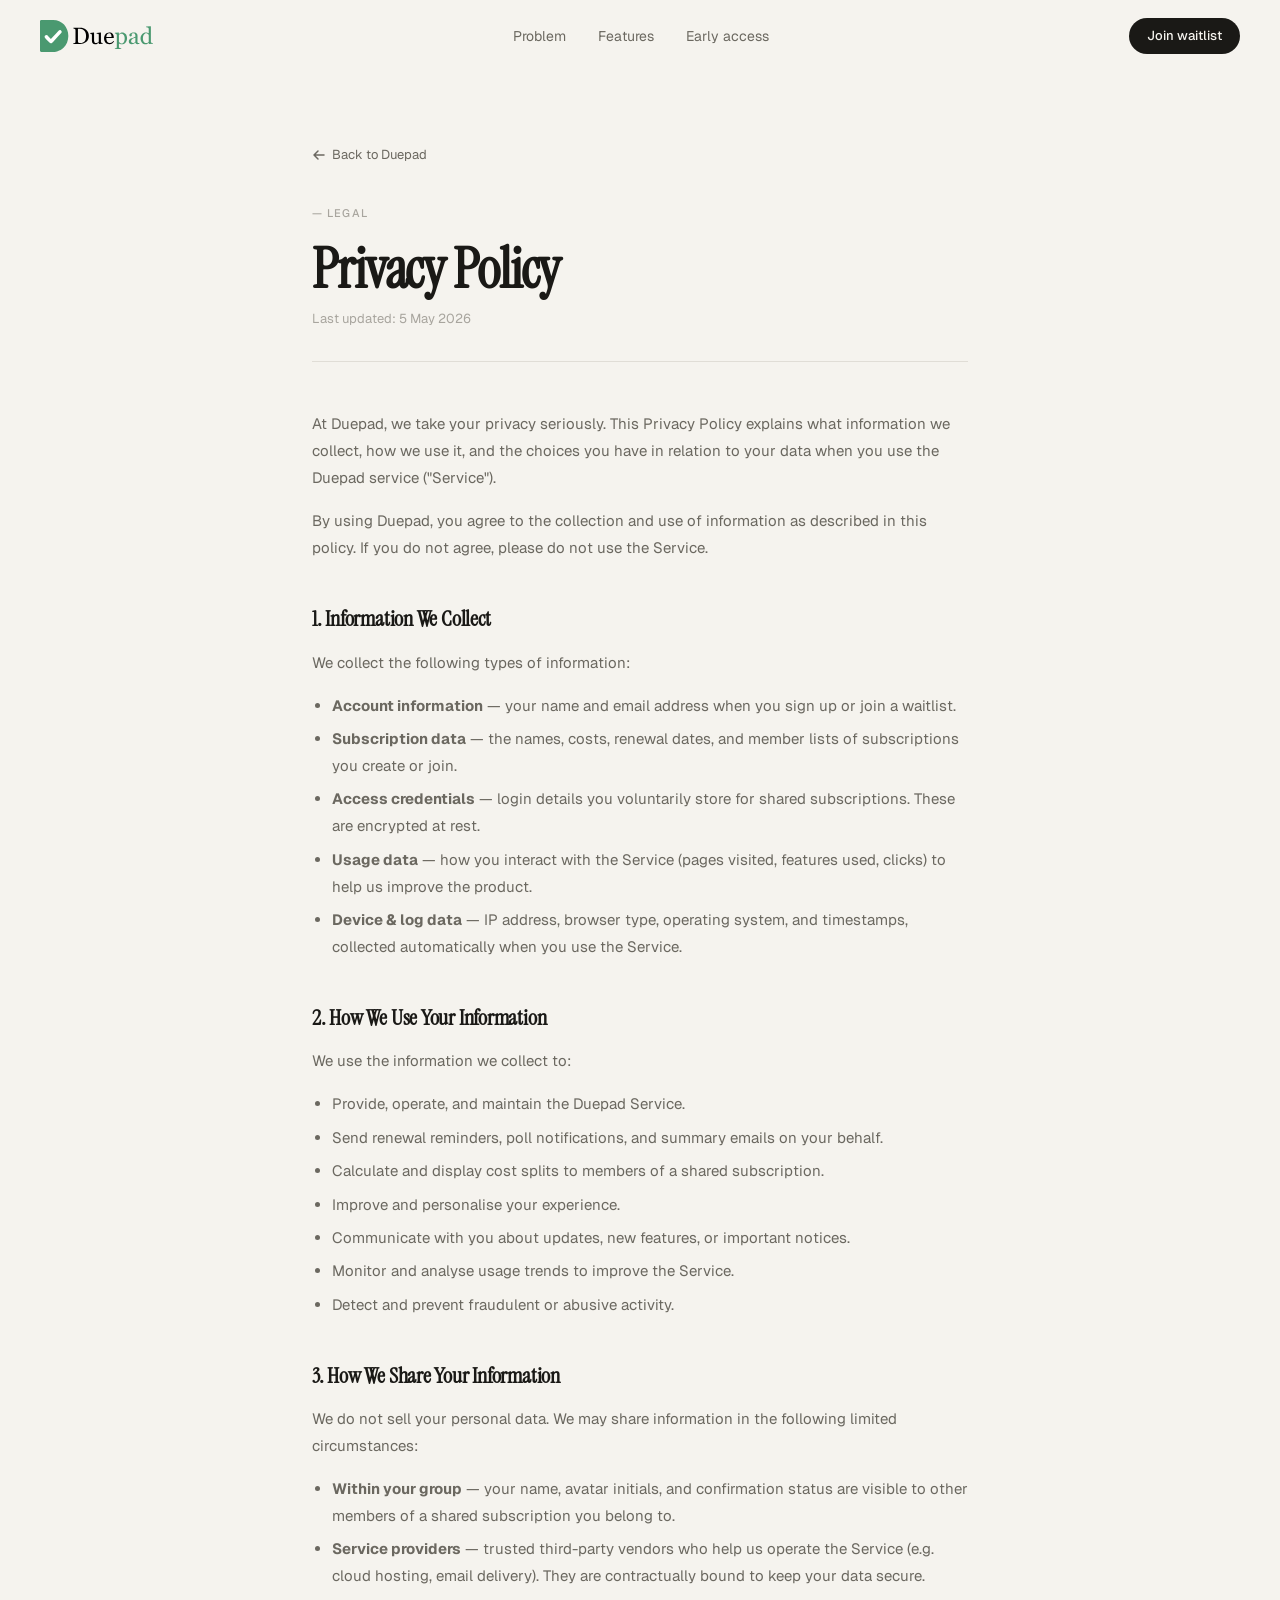
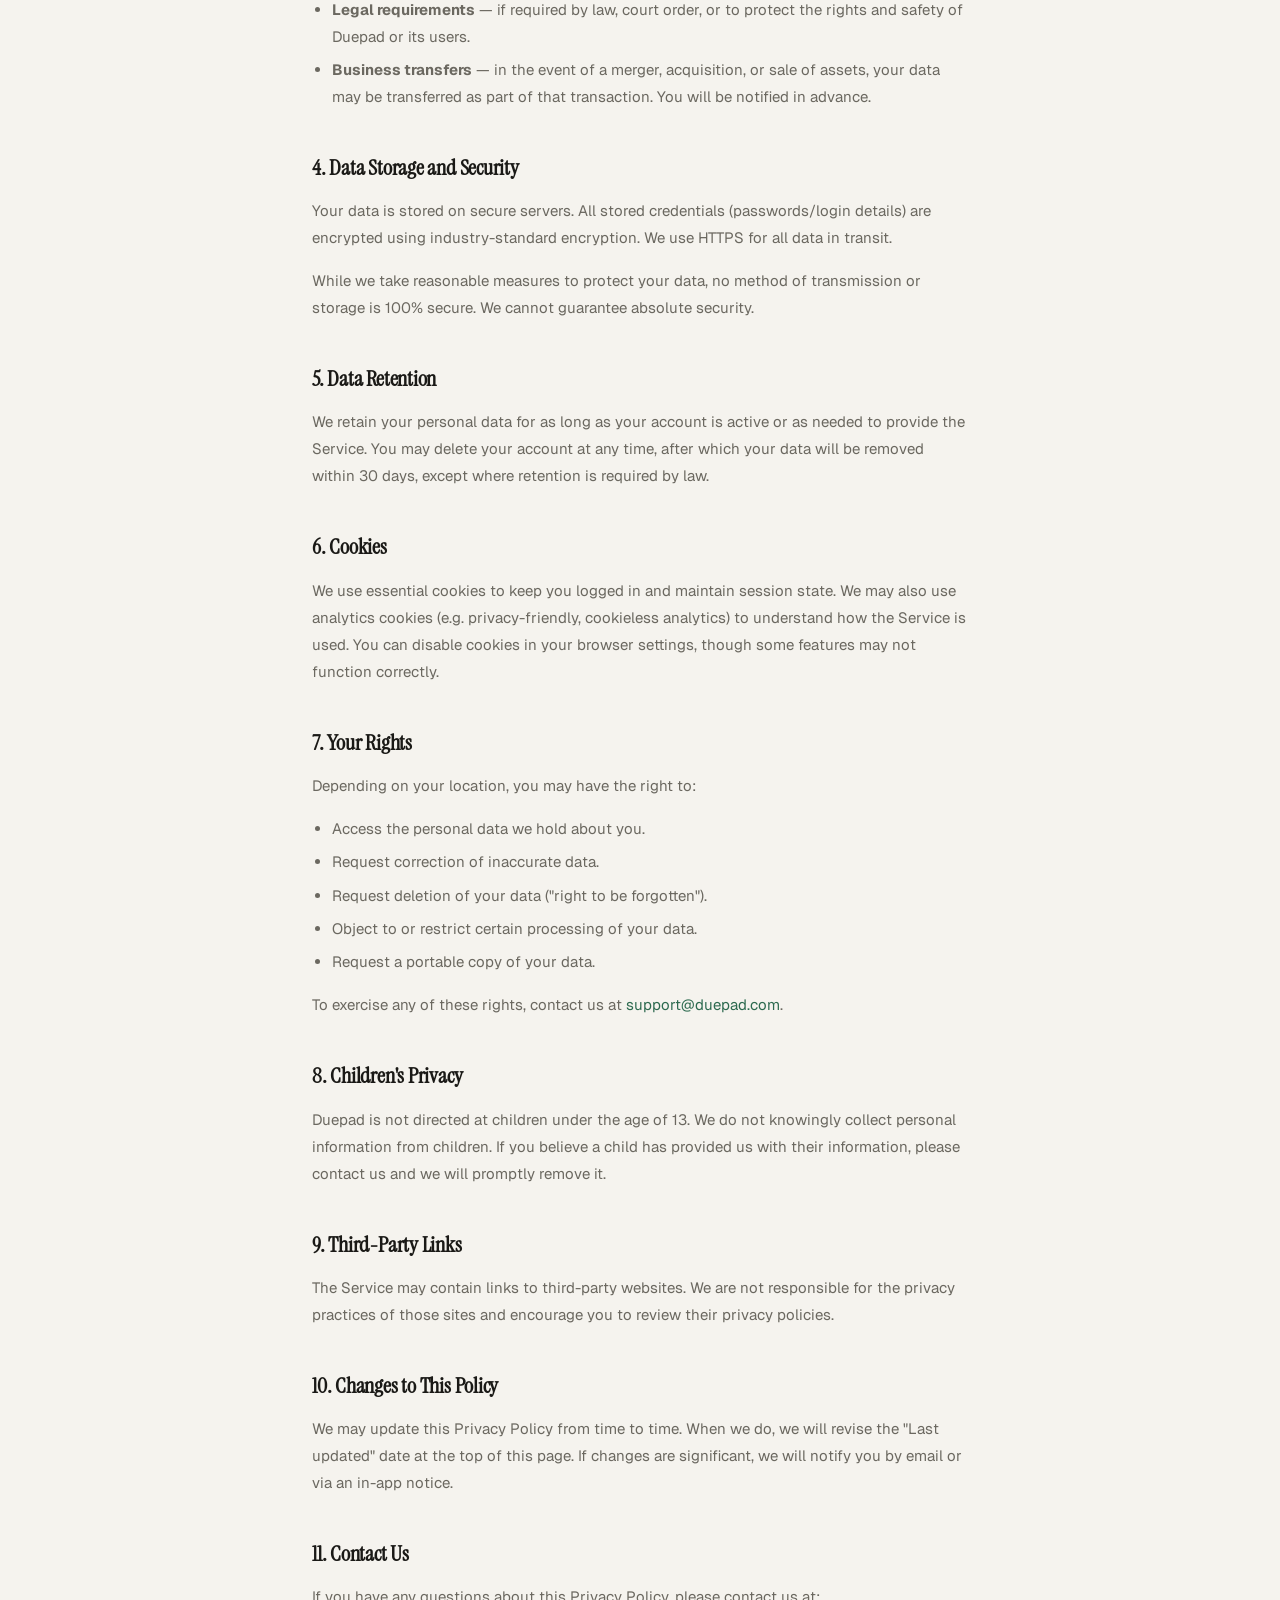
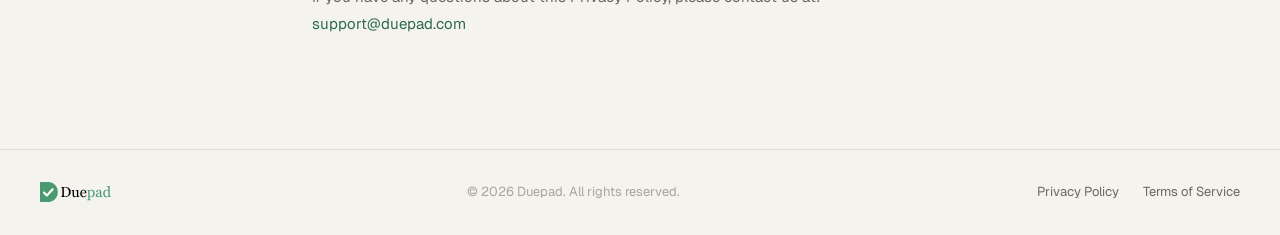
<file: privacy.html>
<!doctype html>
<html lang="en">

<head>
  <meta charset="UTF-8" />
  <meta name="viewport" content="width=device-width, initial-scale=1.0" />
  <title>Privacy Policy · Duepad</title>
  <link rel="preconnect" href="https://fonts.googleapis.com" />
  <link
    href="https://fonts.googleapis.com/css2?family=Instrument+Serif:ital@0;1&family=Geist:wght@300;400;500&display=swap"
    rel="stylesheet" />
  <link rel="stylesheet" href="style.css" />
  <link rel="icon" href="/favicon.png" type="image/png" />
  <link rel="apple-touch-icon" href="/favicon.png" />
  <style>
    .legal-wrap {
      max-width: 720px;
      margin: 0 auto;
      padding: 9rem 2rem 6rem;
    }

    .legal-label {
      font-size: 11px;
      font-weight: 500;
      letter-spacing: 0.1em;
      text-transform: uppercase;
      color: var(--muted2);
      margin-bottom: 1rem;
    }

    .legal-label::before {
      content: "— ";
    }

    .legal-title {
      font-family: "Instrument Serif", serif;
      font-size: clamp(36px, 5vw, 56px);
      line-height: 1.1;
      letter-spacing: -0.02em;
      color: var(--ink);
      margin-bottom: 0.5rem;
    }

    .legal-updated {
      font-size: 13px;
      color: var(--muted2);
      margin-bottom: 3rem;
      padding-bottom: 2rem;
      border-bottom: 1px solid var(--border);
    }

    .legal-body h2 {
      font-family: "Instrument Serif", serif;
      font-size: 22px;
      color: var(--ink);
      margin: 2.5rem 0 0.75rem;
      letter-spacing: -0.01em;
    }

    .legal-body p {
      font-size: 15px;
      color: var(--muted);
      line-height: 1.8;
      margin-bottom: 1rem;
    }

    .legal-body ul {
      margin: 0.5rem 0 1rem 1.25rem;
    }

    .legal-body ul li {
      font-size: 15px;
      color: var(--muted);
      line-height: 1.8;
      margin-bottom: 0.4rem;
    }

    .legal-body a {
      color: var(--accent);
      text-decoration: none;
    }

    .legal-body a:hover {
      text-decoration: underline;
    }

    .legal-back {
      display: inline-flex;
      align-items: center;
      gap: 6px;
      font-size: 13px;
      color: var(--muted);
      text-decoration: none;
      margin-bottom: 2.5rem;
      transition: color 0.2s;
    }

    .legal-back:hover {
      color: var(--ink);
    }
  </style>
</head>

<body>
  <nav id="nav">
    <a href="/" class="nav-logo"><img src="Assets/Logo.svg" alt="Duepad logo"></a>
    <div class="nav-links">
      <a href="index.html#problem">Problem</a>
      <a href="index.html#features">Features</a>
      <a href="index.html#waitlist">Early access</a>
    </div>
    <a href="index.html#waitlist" class="nav-cta">Join waitlist</a>
  </nav>

  <div class="legal-wrap">
    <a href="/" class="legal-back">
      <svg width="14" height="14" viewBox="0 0 14 14" fill="none">
        <path d="M12 7H2M6 3L2 7l4 4" stroke="currentColor" stroke-width="1.5" stroke-linecap="round"
          stroke-linejoin="round" />
      </svg>
      Back to Duepad
    </a>

    <p class="legal-label">Legal</p>
    <h1 class="legal-title">Privacy Policy</h1>
    <p class="legal-updated">Last updated: 5 May 2026</p>

    <div class="legal-body">
      <p>
        At Duepad, we take your privacy seriously. This Privacy Policy
        explains what information we collect, how we use it, and the choices
        you have in relation to your data when you use the Duepad service
        ("Service").
      </p>
      <p>
        By using Duepad, you agree to the collection and use of information as
        described in this policy. If you do not agree, please do not use the
        Service.
      </p>

      <h2>1. Information We Collect</h2>
      <p>We collect the following types of information:</p>
      <ul>
        <li>
          <strong>Account information</strong> — your name and email address
          when you sign up or join a waitlist.
        </li>
        <li>
          <strong>Subscription data</strong> — the names, costs, renewal
          dates, and member lists of subscriptions you create or join.
        </li>
        <li>
          <strong>Access credentials</strong> — login details you voluntarily
          store for shared subscriptions. These are encrypted at rest.
        </li>
        <li>
          <strong>Usage data</strong> — how you interact with the Service
          (pages visited, features used, clicks) to help us improve the
          product.
        </li>
        <li>
          <strong>Device &amp; log data</strong> — IP address, browser type,
          operating system, and timestamps, collected automatically when you
          use the Service.
        </li>
      </ul>

      <h2>2. How We Use Your Information</h2>
      <p>We use the information we collect to:</p>
      <ul>
        <li>Provide, operate, and maintain the Duepad Service.</li>
        <li>
          Send renewal reminders, poll notifications, and summary emails on
          your behalf.
        </li>
        <li>
          Calculate and display cost splits to members of a shared
          subscription.
        </li>
        <li>Improve and personalise your experience.</li>
        <li>
          Communicate with you about updates, new features, or important
          notices.
        </li>
        <li>Monitor and analyse usage trends to improve the Service.</li>
        <li>Detect and prevent fraudulent or abusive activity.</li>
      </ul>

      <h2>3. How We Share Your Information</h2>
      <p>
        We do not sell your personal data. We may share information in the
        following limited circumstances:
      </p>
      <ul>
        <li>
          <strong>Within your group</strong> — your name, avatar initials, and
          confirmation status are visible to other members of a shared
          subscription you belong to.
        </li>
        <li>
          <strong>Service providers</strong> — trusted third-party vendors who
          help us operate the Service (e.g. cloud hosting, email delivery).
          They are contractually bound to keep your data secure.
        </li>
        <li>
          <strong>Legal requirements</strong> — if required by law, court
          order, or to protect the rights and safety of Duepad or its users.
        </li>
        <li>
          <strong>Business transfers</strong> — in the event of a merger,
          acquisition, or sale of assets, your data may be transferred as part
          of that transaction. You will be notified in advance.
        </li>
      </ul>

      <h2>4. Data Storage and Security</h2>
      <p>
        Your data is stored on secure servers. All stored credentials
        (passwords/login details) are encrypted using industry-standard
        encryption. We use HTTPS for all data in transit.
      </p>
      <p>
        While we take reasonable measures to protect your data, no method of
        transmission or storage is 100% secure. We cannot guarantee absolute
        security.
      </p>

      <h2>5. Data Retention</h2>
      <p>
        We retain your personal data for as long as your account is active or
        as needed to provide the Service. You may delete your account at any
        time, after which your data will be removed within 30 days, except
        where retention is required by law.
      </p>

      <h2>6. Cookies</h2>
      <p>
        We use essential cookies to keep you logged in and maintain session
        state. We may also use analytics cookies (e.g. privacy-friendly,
        cookieless analytics) to understand how the Service is used. You can
        disable cookies in your browser settings, though some features may not
        function correctly.
      </p>

      <h2>7. Your Rights</h2>
      <p>Depending on your location, you may have the right to:</p>
      <ul>
        <li>Access the personal data we hold about you.</li>
        <li>Request correction of inaccurate data.</li>
        <li>Request deletion of your data ("right to be forgotten").</li>
        <li>Object to or restrict certain processing of your data.</li>
        <li>Request a portable copy of your data.</li>
      </ul>
      <p>
        To exercise any of these rights, contact us at
        <a href="mailto:support@duepad.com">support@duepad.com</a>.
      </p>

      <h2>8. Children's Privacy</h2>
      <p>
        Duepad is not directed at children under the age of 13. We do not
        knowingly collect personal information from children. If you believe a
        child has provided us with their information, please contact us and we
        will promptly remove it.
      </p>

      <h2>9. Third-Party Links</h2>
      <p>
        The Service may contain links to third-party websites. We are not
        responsible for the privacy practices of those sites and encourage you
        to review their privacy policies.
      </p>

      <h2>10. Changes to This Policy</h2>
      <p>
        We may update this Privacy Policy from time to time. When we do, we
        will revise the "Last updated" date at the top of this page. If
        changes are significant, we will notify you by email or via an in-app
        notice.
      </p>

      <h2>11. Contact Us</h2>
      <p>
        If you have any questions about this Privacy Policy, please contact us
        at:<br />
        <a href="mailto:support@duepad.com">support@duepad.com</a>
      </p>
    </div>
  </div>

  <footer>
    <a href="/" class="footer-logo"><img src="Assets/Logo.svg" alt="Duepad logo"></a>
    <div class="footer-copy">© 2026 Duepad. All rights reserved.</div>
    <div style="display: flex; gap: 1.5rem; align-items: center">
      <a href="/privacy" style="font-size: 13px; color: var(--muted); text-decoration: none">Privacy Policy</a>
      <a href="/terms" style="font-size: 13px; color: var(--muted); text-decoration: none">Terms of Service</a>
    </div>
  </footer>

  <script src="script.js"></script>
</body>

</html>
</file>
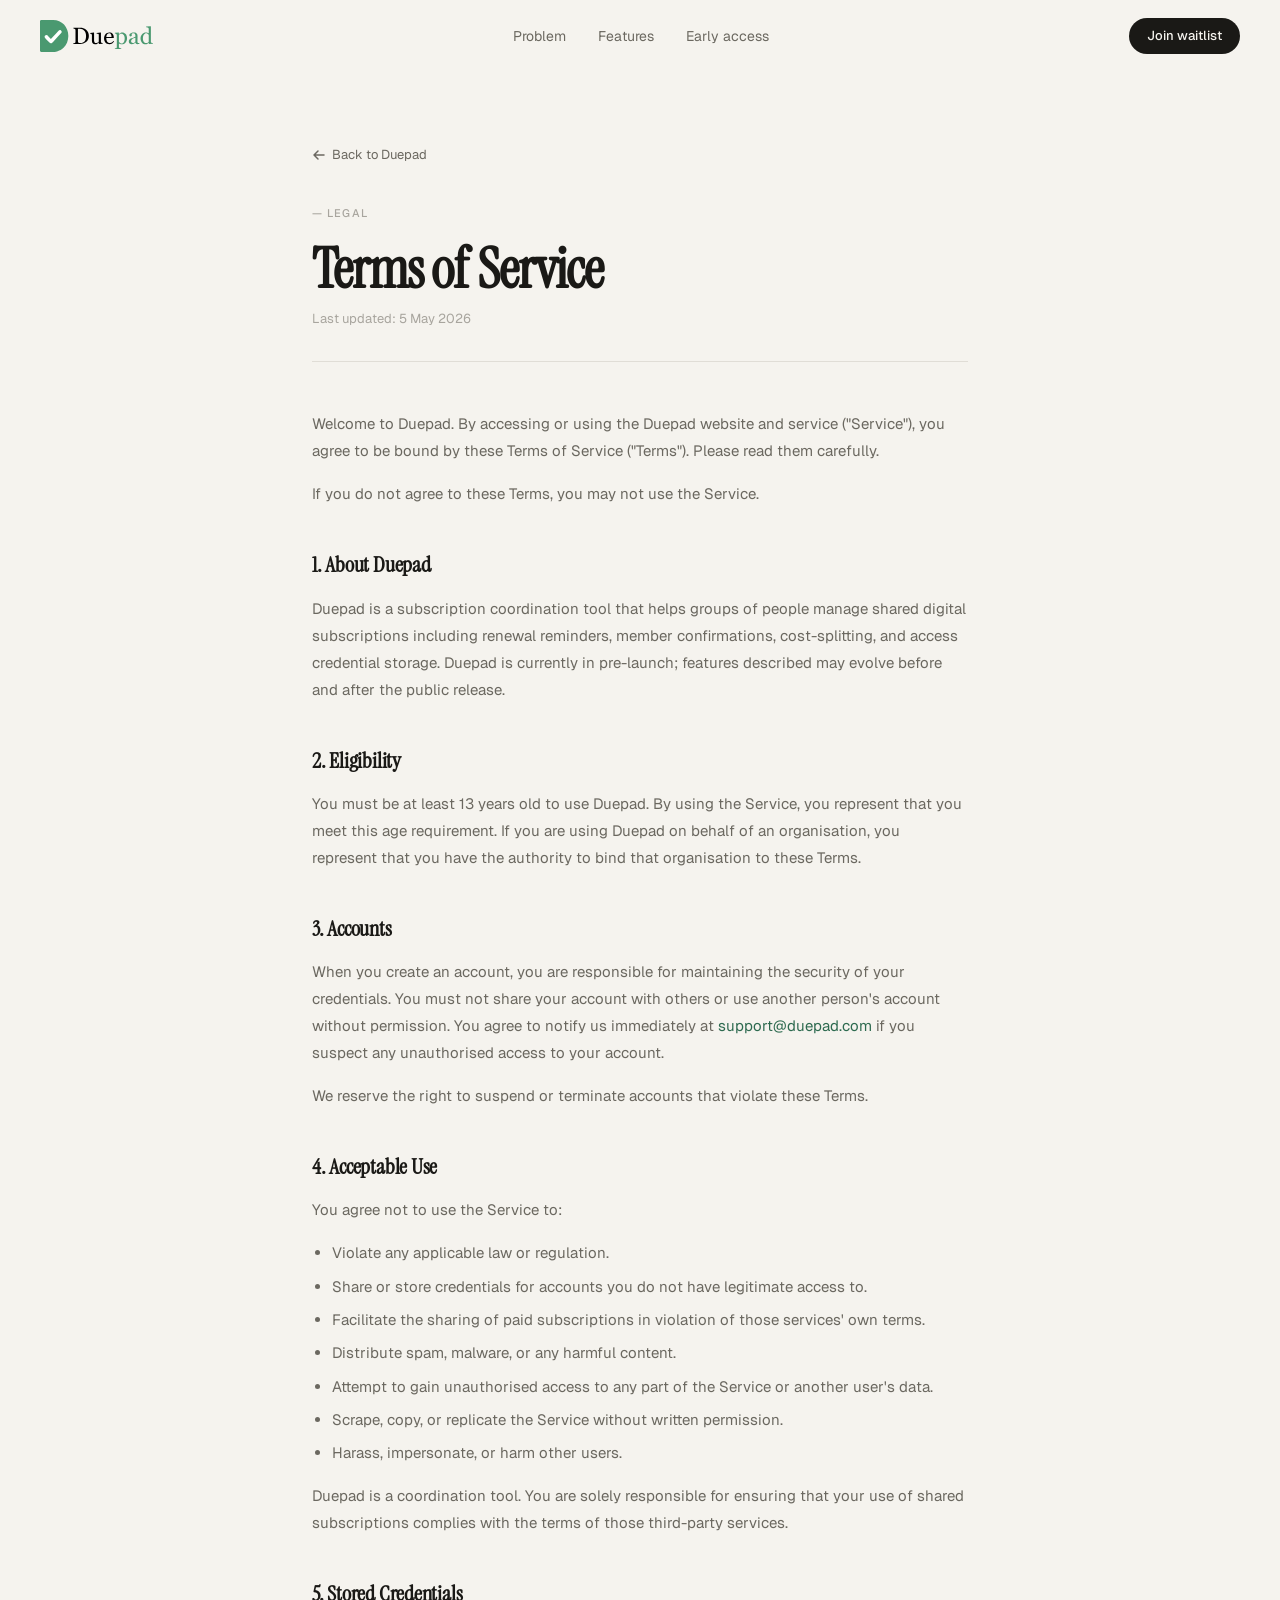
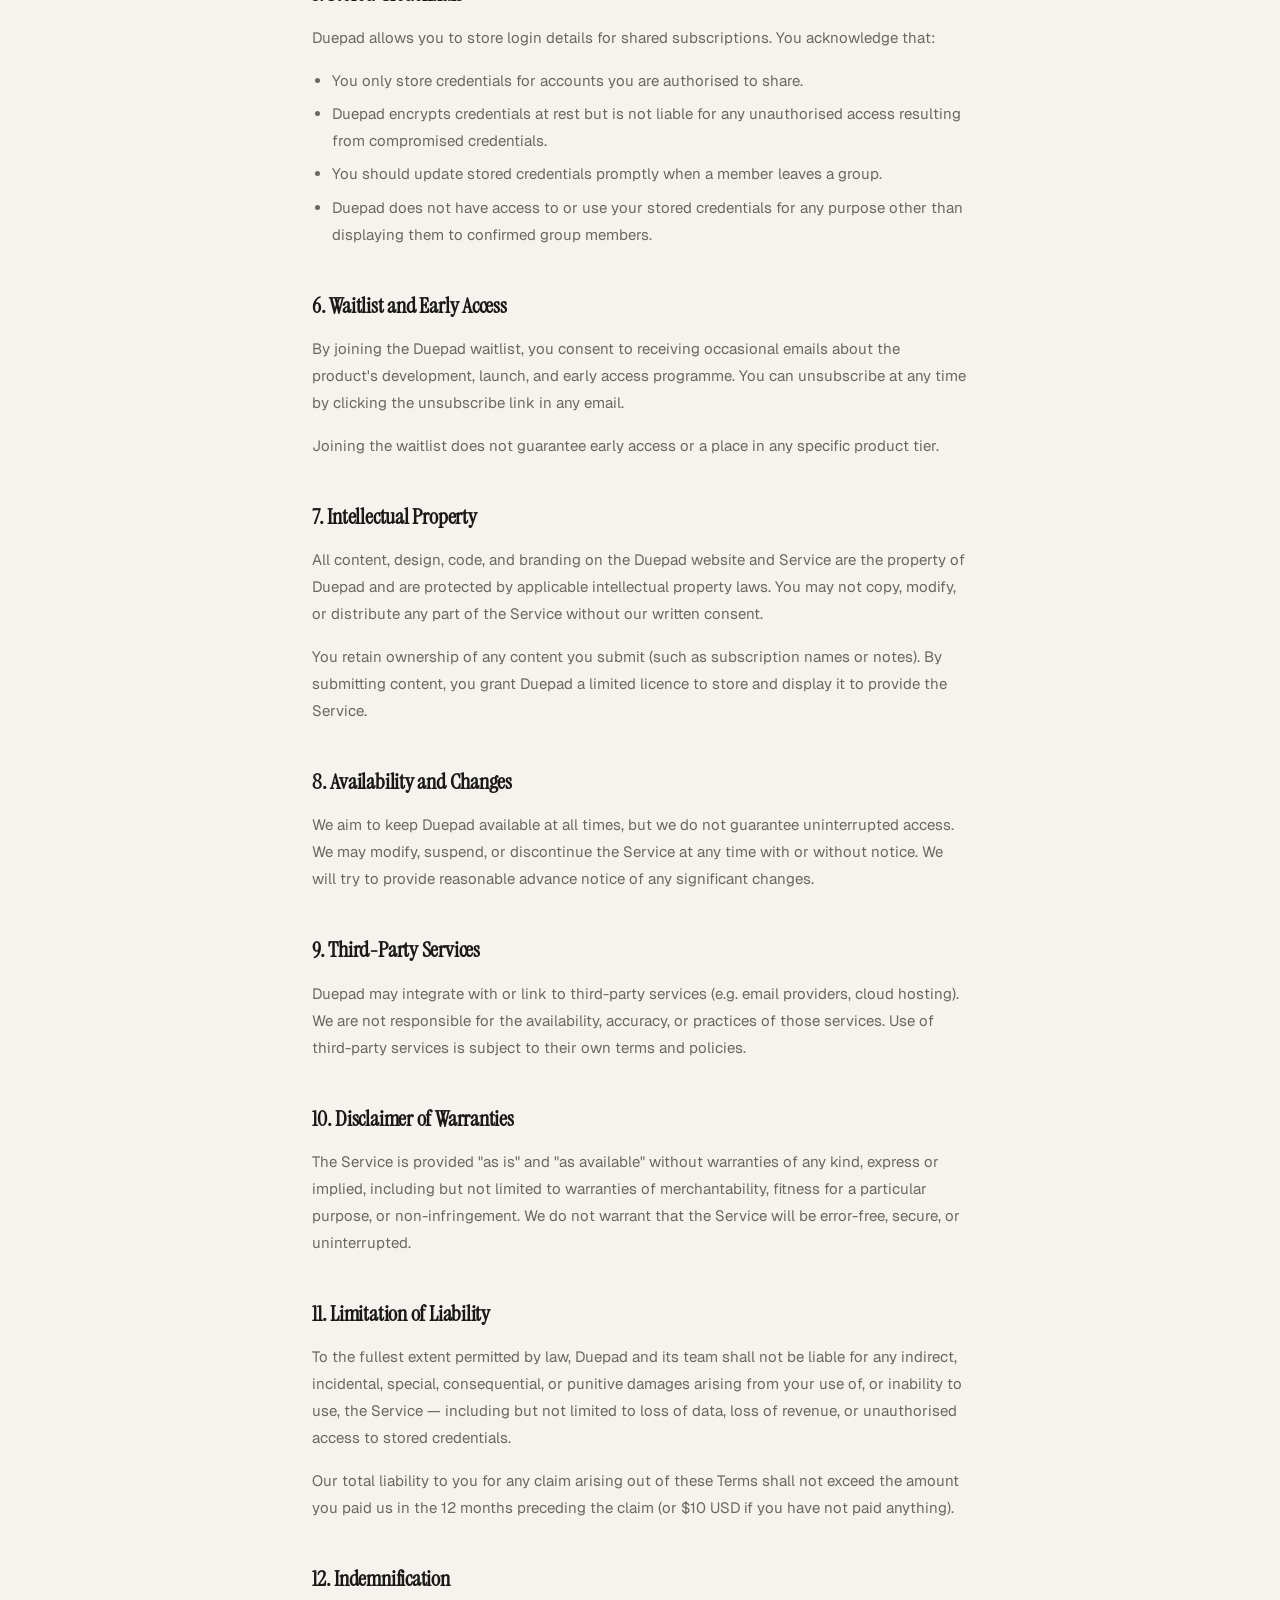
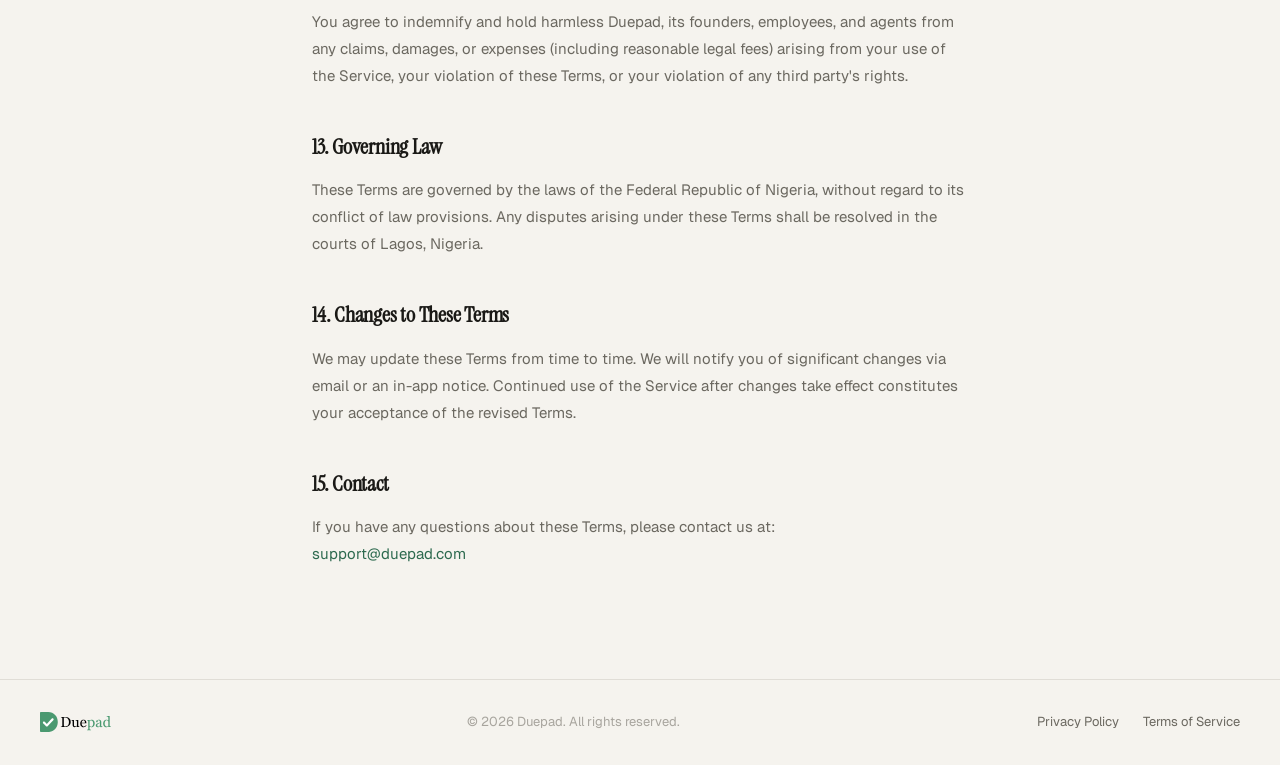
<file: terms.html>
<!doctype html>
<html lang="en">

<head>
  <meta charset="UTF-8" />
  <meta name="viewport" content="width=device-width, initial-scale=1.0" />
  <title>Terms of Service · Duepad</title>
  <link rel="preconnect" href="https://fonts.googleapis.com" />
  <link
    href="https://fonts.googleapis.com/css2?family=Instrument+Serif:ital@0;1&family=Geist:wght@300;400;500&display=swap"
    rel="stylesheet" />
  <link rel="stylesheet" href="style.css" />
  <link rel="icon" href="/favicon.png" type="image/png" />
  <link rel="apple-touch-icon" href="/favicon.png" />
  <style>
    .legal-wrap {
      max-width: 720px;
      margin: 0 auto;
      padding: 9rem 2rem 6rem;
    }

    .legal-label {
      font-size: 11px;
      font-weight: 500;
      letter-spacing: 0.1em;
      text-transform: uppercase;
      color: var(--muted2);
      margin-bottom: 1rem;
    }

    .legal-label::before {
      content: "— ";
    }

    .legal-title {
      font-family: "Instrument Serif", serif;
      font-size: clamp(36px, 5vw, 56px);
      line-height: 1.1;
      letter-spacing: -0.02em;
      color: var(--ink);
      margin-bottom: 0.5rem;
    }

    .legal-updated {
      font-size: 13px;
      color: var(--muted2);
      margin-bottom: 3rem;
      padding-bottom: 2rem;
      border-bottom: 1px solid var(--border);
    }

    .legal-body h2 {
      font-family: "Instrument Serif", serif;
      font-size: 22px;
      color: var(--ink);
      margin: 2.5rem 0 0.75rem;
      letter-spacing: -0.01em;
    }

    .legal-body p {
      font-size: 15px;
      color: var(--muted);
      line-height: 1.8;
      margin-bottom: 1rem;
    }

    .legal-body ul {
      margin: 0.5rem 0 1rem 1.25rem;
    }

    .legal-body ul li {
      font-size: 15px;
      color: var(--muted);
      line-height: 1.8;
      margin-bottom: 0.4rem;
    }

    .legal-body a {
      color: var(--accent);
      text-decoration: none;
    }

    .legal-body a:hover {
      text-decoration: underline;
    }

    .legal-back {
      display: inline-flex;
      align-items: center;
      gap: 6px;
      font-size: 13px;
      color: var(--muted);
      text-decoration: none;
      margin-bottom: 2.5rem;
      transition: color 0.2s;
    }

    .legal-back:hover {
      color: var(--ink);
    }
  </style>
</head>

<body>
  <nav id="nav">
    <a href="/" class="nav-logo"><img src="Assets/Logo.svg" alt="Duepad logo"></a>
    <div class="nav-links">
      <a href="index.html#problem">Problem</a>
      <a href="index.html#features">Features</a>
      <a href="index.html#waitlist">Early access</a>
    </div>
    <a href="index.html#waitlist" class="nav-cta">Join waitlist</a>
  </nav>

  <div class="legal-wrap">
    <a href="/" class="legal-back">
      <svg width="14" height="14" viewBox="0 0 14 14" fill="none">
        <path d="M12 7H2M6 3L2 7l4 4" stroke="currentColor" stroke-width="1.5" stroke-linecap="round"
          stroke-linejoin="round" />
      </svg>
      Back to Duepad
    </a>

    <p class="legal-label">Legal</p>
    <h1 class="legal-title">Terms of Service</h1>
    <p class="legal-updated">Last updated: 5 May 2026</p>

    <div class="legal-body">
      <p>
        Welcome to Duepad. By accessing or using the Duepad website and
        service ("Service"), you agree to be bound by these Terms of Service
        ("Terms"). Please read them carefully.
      </p>
      <p>If you do not agree to these Terms, you may not use the Service.</p>

      <h2>1. About Duepad</h2>
      <p>
        Duepad is a subscription coordination tool that helps groups of people
        manage shared digital subscriptions including renewal reminders,
        member confirmations, cost-splitting, and access credential storage.
        Duepad is currently in pre-launch; features described may evolve
        before and after the public release.
      </p>

      <h2>2. Eligibility</h2>
      <p>
        You must be at least 13 years old to use Duepad. By using the Service,
        you represent that you meet this age requirement. If you are using
        Duepad on behalf of an organisation, you represent that you have the
        authority to bind that organisation to these Terms.
      </p>

      <h2>3. Accounts</h2>
      <p>
        When you create an account, you are responsible for maintaining the
        security of your credentials. You must not share your account with
        others or use another person's account without permission. You agree
        to notify us immediately at
        <a href="mailto:support@duepad.com">support@duepad.com</a> if you suspect
        any unauthorised access to your account.
      </p>
      <p>
        We reserve the right to suspend or terminate accounts that violate
        these Terms.
      </p>

      <h2>4. Acceptable Use</h2>
      <p>You agree not to use the Service to:</p>
      <ul>
        <li>Violate any applicable law or regulation.</li>
        <li>
          Share or store credentials for accounts you do not have legitimate
          access to.
        </li>
        <li>
          Facilitate the sharing of paid subscriptions in violation of those
          services' own terms.
        </li>
        <li>Distribute spam, malware, or any harmful content.</li>
        <li>
          Attempt to gain unauthorised access to any part of the Service or
          another user's data.
        </li>
        <li>
          Scrape, copy, or replicate the Service without written permission.
        </li>
        <li>Harass, impersonate, or harm other users.</li>
      </ul>
      <p>
        Duepad is a coordination tool. You are solely responsible for ensuring
        that your use of shared subscriptions complies with the terms of those
        third-party services.
      </p>

      <h2>5. Stored Credentials</h2>
      <p>
        Duepad allows you to store login details for shared subscriptions. You
        acknowledge that:
      </p>
      <ul>
        <li>
          You only store credentials for accounts you are authorised to share.
        </li>
        <li>
          Duepad encrypts credentials at rest but is not liable for any
          unauthorised access resulting from compromised credentials.
        </li>
        <li>
          You should update stored credentials promptly when a member leaves a
          group.
        </li>
        <li>
          Duepad does not have access to or use your stored credentials for
          any purpose other than displaying them to confirmed group members.
        </li>
      </ul>

      <h2>6. Waitlist and Early Access</h2>
      <p>
        By joining the Duepad waitlist, you consent to receiving occasional
        emails about the product's development, launch, and early access
        programme. You can unsubscribe at any time by clicking the unsubscribe
        link in any email.
      </p>
      <p>
        Joining the waitlist does not guarantee early access or a place in any
        specific product tier.
      </p>

      <h2>7. Intellectual Property</h2>
      <p>
        All content, design, code, and branding on the Duepad website and
        Service are the property of Duepad and are protected by applicable
        intellectual property laws. You may not copy, modify, or distribute
        any part of the Service without our written consent.
      </p>
      <p>
        You retain ownership of any content you submit (such as subscription
        names or notes). By submitting content, you grant Duepad a limited
        licence to store and display it to provide the Service.
      </p>

      <h2>8. Availability and Changes</h2>
      <p>
        We aim to keep Duepad available at all times, but we do not guarantee
        uninterrupted access. We may modify, suspend, or discontinue the
        Service at any time with or without notice. We will try to provide
        reasonable advance notice of any significant changes.
      </p>

      <h2>9. Third-Party Services</h2>
      <p>
        Duepad may integrate with or link to third-party services (e.g. email
        providers, cloud hosting). We are not responsible for the
        availability, accuracy, or practices of those services. Use of
        third-party services is subject to their own terms and policies.
      </p>

      <h2>10. Disclaimer of Warranties</h2>
      <p>
        The Service is provided "as is" and "as available" without warranties
        of any kind, express or implied, including but not limited to
        warranties of merchantability, fitness for a particular purpose, or
        non-infringement. We do not warrant that the Service will be
        error-free, secure, or uninterrupted.
      </p>

      <h2>11. Limitation of Liability</h2>
      <p>
        To the fullest extent permitted by law, Duepad and its team shall not
        be liable for any indirect, incidental, special, consequential, or
        punitive damages arising from your use of, or inability to use, the
        Service — including but not limited to loss of data, loss of revenue,
        or unauthorised access to stored credentials.
      </p>
      <p>
        Our total liability to you for any claim arising out of these Terms
        shall not exceed the amount you paid us in the 12 months preceding the
        claim (or $10 USD if you have not paid anything).
      </p>

      <h2>12. Indemnification</h2>
      <p>
        You agree to indemnify and hold harmless Duepad, its founders,
        employees, and agents from any claims, damages, or expenses (including
        reasonable legal fees) arising from your use of the Service, your
        violation of these Terms, or your violation of any third party's
        rights.
      </p>

      <h2>13. Governing Law</h2>
      <p>
        These Terms are governed by the laws of the Federal Republic of
        Nigeria, without regard to its conflict of law provisions. Any
        disputes arising under these Terms shall be resolved in the courts of
        Lagos, Nigeria.
      </p>

      <h2>14. Changes to These Terms</h2>
      <p>
        We may update these Terms from time to time. We will notify you of
        significant changes via email or an in-app notice. Continued use of
        the Service after changes take effect constitutes your acceptance of
        the revised Terms.
      </p>

      <h2>15. Contact</h2>
      <p>
        If you have any questions about these Terms, please contact us at:<br />
        <a href="mailto:support@duepad.com">support@duepad.com</a>
      </p>
    </div>
  </div>

  <footer>
    <a href="/" class="footer-logo"><img src="Assets/Logo.svg" alt="Duepad logo"></a>
    <div class="footer-copy">© 2026 Duepad. All rights reserved.</div>
    <div style="display: flex; gap: 1.5rem; align-items: center">
      <a href="/privacy" style="font-size: 13px; color: var(--muted); text-decoration: none">Privacy Policy</a>
      <a href="/terms" style="font-size: 13px; color: var(--muted); text-decoration: none">Terms of Service</a>
    </div>
  </footer>

  <script src="script.js"></script>
</body>

</html>
</file>
<file: style.css>
* {
  margin: 0;
  padding: 0;
  box-sizing: border-box
}

:root {
  --bg: #F5F3EE;
  --bg2: #EDEAE3;
  --surface: #FFFFFF;
  --surface2: #F0EDE6;
  --border: #E0DDD6;
  --border2: #CCC9C0;
  --text: #1A1916;
  --muted: #6B6860;
  --muted2: #A8A59E;
  --accent: #2D6A4F;
  --accent-light: #E8F5EF;
  --accent-mid: #4A9970;
  --ink: #1A1916;
}

html {
  scroll-behavior: smooth;
  overflow-x: hidden;
  width: 100%;
}

body {
  background: var(--bg);
  color: var(--text);
  font-family: 'Geist', sans-serif;
  font-weight: 400;
  line-height: 1.6;
  overflow-x: hidden;
  width: 100%;
  position: relative;
}

nav {
  position: fixed;
  top: 0;
  left: 0;
  right: 0;
  z-index: 100;
  padding: 1.1rem 2.5rem;
  display: flex;
  align-items: center;
  justify-content: space-between;
  border-bottom: 1px solid transparent;
  transition: all 0.3s;
}

nav.scrolled {
  background: rgba(245, 243, 238, 0.94);
  backdrop-filter: blur(14px);
  border-color: var(--border);
}

.nav-logo {
  display: flex;
  align-items: center;
  text-decoration: none;
}

.nav-logo img {
  height: 32px;
  width: auto;
  transition: height 0.2s ease;
}

.nav-links {
  display: flex;
  align-items: center;
  gap: 2rem
}

.nav-links a {
  font-size: 14px;
  color: var(--muted);
  text-decoration: none;
  transition: color 0.2s
}

.nav-links a:hover {
  color: var(--ink)
}

.nav-cta {
  font-size: 13px;
  font-weight: 500;
  background: var(--ink);
  color: #F5F3EE;
  padding: 8px 18px;
  border-radius: 100px;
  text-decoration: none;
  transition: opacity 0.2s
}

.nav-cta:hover {
  opacity: 0.8
}

.hero {
  min-height: 93vh;
  display: flex;
  flex-direction: column;
  align-items: center;
  justify-content: center;
  text-align: center;
  padding: 9rem 2rem 5rem;
  position: relative
}

.hero-badge {
  display: inline-flex;
  align-items: center;
  gap: 8px;
  font-size: 12px;
  font-weight: 500;
  letter-spacing: 0.05em;
  text-transform: uppercase;
  color: var(--accent);
  background: var(--accent-light);
  border: 1px solid rgba(45, 106, 79, 0.2);
  padding: 6px 14px;
  border-radius: 100px;
  margin-bottom: 2.25rem;
  animation: slideIn 0.3s ease forwards;
}

/* Pricing Section */
.pricing-section {
  padding-bottom: 6rem;
}

.pricing-segmented-control {
  position: relative;
  display: flex;
  background: var(--bg2);
  border: 1px solid var(--border);
  padding: 4px;
  border-radius: 100px;
  margin: 0 auto 3.5rem auto;
  align-items: center;
  width: 100%;
  max-width: 380px;
}

.segment-slider {
  position: absolute;
  top: 4px;
  bottom: 4px;
  left: 4px;
  width: calc(50% - 4px);
  background: white;
  border-radius: 100px;
  box-shadow: 0 2px 12px rgba(0,0,0,0.06);
  transition: transform 0.3s cubic-bezier(0.4, 0.0, 0.2, 1);
}

.pricing-segmented-control.yearly .segment-slider {
  transform: translateX(100%);
}

.segment-btn {
  position: relative;
  z-index: 1;
  padding: 10px 4px;
  font-size: 14px;
  font-weight: 500;
  color: var(--muted);
  cursor: pointer;
  transition: color 0.3s ease;
  display: flex;
  align-items: center;
  gap: 6px;
  width: 50%;
  justify-content: center;
}

.segment-btn.active {
  color: var(--ink);
  font-weight: 600;
}

.segment-badge {
  background: var(--border);
  color: var(--accent);
  padding: 3px 8px;
  border-radius: 12px;
  font-size: 11px;
  font-weight: 600;
  letter-spacing: 0.2px;
  white-space: nowrap;
}

.pricing-grid {
  display: grid;
  grid-template-columns: 1fr 1fr;
  gap: 2rem;
  max-width: 900px;
  margin: 0 auto;
  align-items: stretch;
}

.pricing-card {
  background: var(--bg2);
  border-radius: 20px;
  padding: 2.5rem;
  display: flex;
  flex-direction: column;
  position: relative;
  height: 100%;
}

.pricing-card.pro {
  background: white;
  border: 1px solid var(--border);
  box-shadow: 0 12px 40px rgba(0,0,0,0.04);
}

.pricing-card-badge {
  position: absolute;
  top: -12px;
  right: 2rem;
  background: var(--accent);
  color: white;
  padding: 4px 12px;
  border-radius: 20px;
  font-size: 12px;
  font-weight: 600;
  box-shadow: 0 4px 12px rgba(119, 192, 172, 0.4);
}

.pricing-tier {
  font-size: 18px;
  font-weight: 600;
  color: var(--ink);
  margin-bottom: 0.5rem;
}

.pricing-price-wrap {
  display: flex;
  align-items: baseline;
  gap: 0.25rem;
  margin-bottom: 0.25rem;
}

.pricing-price {
  font-family: 'Instrument Serif', serif;
  font-size: 48px;
  line-height: 1;
  color: var(--ink);
}

.pricing-price-period {
  font-size: 14px;
  color: var(--muted);
}

.pricing-discount {
  font-size: 13px;
  color: var(--muted2);
  margin-bottom: 0.5rem;
  min-height: 20px;
}

.pricing-intro {
  font-size: 14px;
  color: var(--muted);
  line-height: 1.5;
  margin-bottom: 2rem;
}

.pricing-discount s {
  color: var(--muted);
}

.pricing-features {
  list-style: none;
  padding: 0;
  margin: 0 0 2.5rem 0;
  flex: 1;
}

.pricing-features li {
  display: flex;
  align-items: flex-start;
  gap: 12px;
  margin-bottom: 1rem;
  font-size: 14px;
  color: var(--muted);
  line-height: 1.5;
}

.pricing-features li svg {
  flex-shrink: 0;
  width: 18px;
  height: 18px;
  color: var(--accent);
  margin-top: 2px;
}

.pricing-card .btn-primary {
  width: 100%;
  justify-content: center;
  margin-top: auto;
}

.pricing-card:not(.pro) .btn-primary {
  background: var(--border);
  color: var(--ink);
}

.pricing-card:not(.pro) .btn-primary:hover {
  background: #E5E5E5;
}

.hero-badge::before {
  content: '';
  width: 6px;
  height: 6px;
  border-radius: 50%;
  background: var(--accent)
}

h1 {
  font-family: 'Instrument Serif', serif;
  font-size: clamp(48px, 7.5vw, 90px);
  line-height: 1.02;
  letter-spacing: -0.03em;
  color: var(--ink);
  max-width: 840px;
  animation: fadeUp 0.5s 0.08s ease both
}

h1 em {
  color: var(--muted);
  font-style: italic
}

.hero-sub {
  font-size: 18px;
  font-weight: 300;
  color: var(--muted);
  line-height: 1.7;
  max-width: 500px;
  margin: 1.75rem auto 3rem;
  animation: fadeUp 0.5s 0.16s ease both
}

.hero-actions {
  display: flex;
  gap: 1rem;
  align-items: center;
  justify-content: center;
  flex-wrap: wrap;
  animation: fadeUp 0.5s 0.24s ease both
}

.btn-primary {
  font-size: 15px;
  font-weight: 500;
  background: var(--ink);
  color: var(--bg);
  padding: 14px 28px;
  border-radius: 100px;
  text-decoration: none;
  transition: opacity 0.2s;
  display: inline-flex;
  align-items: center;
  gap: 8px
}

.btn-primary:hover {
  opacity: 0.8
}

.btn-ghost {
  font-size: 15px;
  color: var(--muted);
  text-decoration: none;
  display: inline-flex;
  align-items: center;
  gap: 6px;
  transition: color 0.2s
}

.btn-ghost:hover {
  color: var(--ink)
}

.preview-wrap {
  padding: 0 2rem 6rem;
  display: flex;
  justify-content: center;
  animation: fadeUp 0.7s 0.32s ease both
}

.preview {
  width: 100%;
  max-width: 920px;
  background: var(--surface);
  border: 1px solid var(--border);
  border-radius: 20px;
  overflow: hidden;
  box-shadow: 0 4px 40px rgba(26, 25, 22, 0.08)
}

.preview-bar {
  background: var(--surface2);
  border-bottom: 1px solid var(--border);
  padding: 11px 16px;
  display: flex;
  align-items: center;
  gap: 7px
}

.dot-r {
  width: 10px;
  height: 10px;
  border-radius: 50%;
  background: #FF5F57
}

.dot-y {
  width: 10px;
  height: 10px;
  border-radius: 50%;
  background: #FFBD2E
}

.dot-g {
  width: 10px;
  height: 10px;
  border-radius: 50%;
  background: #28CA41
}

.preview-url {
  flex: 1;
  margin: 0 12px;
  background: var(--bg);
  border: 1px solid var(--border);
  border-radius: 6px;
  padding: 4px 12px;
  font-size: 12px;
  color: var(--muted2);
  text-align: center
}

.preview-body {
  padding: 2rem
}

.preview-header {
  display: flex;
  align-items: center;
  justify-content: space-between;
  margin-bottom: 1.5rem
}

.preview-title {
  font-family: 'Instrument Serif', serif;
  font-size: 20px;
  color: var(--ink)
}

.preview-add {
  font-size: 12px;
  font-weight: 500;
  color: var(--surface);
  background: var(--ink);
  padding: 7px 14px;
  border-radius: 100px
}

.sub-grid {
  display: grid;
  grid-template-columns: repeat(auto-fill, minmax(200px, 1fr));
  gap: 10px
}

.sub-card {
  background: var(--bg);
  border: 1px solid var(--border);
  border-radius: 12px;
  padding: 1.1rem;
  position: relative;
  overflow: hidden
}

.sub-card::before {
  content: '';
  position: absolute;
  top: 0;
  left: 0;
  right: 0;
  height: 2.5px
}

.sub-card.green::before {
  background: var(--accent)
}

.sub-card.amber::before {
  background: #D4880A
}

.sub-card.blue::before {
  background: #3A7BD5
}

.sub-card.red::before {
  background: #C0392B
}

.sub-name {
  font-size: 13px;
  font-weight: 500;
  color: var(--ink);
  margin-bottom: 3px
}

.sub-meta {
  font-size: 11px;
  color: var(--muted2);
  margin-bottom: 10px
}

.sub-members {
  display: flex;
  margin-bottom: 8px
}

.avatar {
  width: 22px;
  height: 22px;
  border-radius: 50%;
  border: 2px solid var(--bg);
  font-size: 8px;
  font-weight: 500;
  display: inline-flex;
  align-items: center;
  justify-content: center;
  margin-right: -5px
}

.av1 {
  background: #3A7BD5;
  color: #dceeff
}

.av2 {
  background: var(--accent);
  color: #d4f0e0
}

.av3 {
  background: #8B5CF6;
  color: #ede0ff
}

.av4 {
  background: #D4880A;
  color: #fff3d4
}

.sub-amount {
  font-size: 16px;
  font-weight: 500;
  color: var(--ink);
  margin-bottom: 8px
}

.sub-amount span {
  font-size: 11px;
  color: var(--muted);
  font-weight: 400
}

.sub-row {
  display: flex;
  justify-content: space-between;
  align-items: center
}

.sub-due {
  font-size: 10px;
  color: var(--muted2)
}

.sub-badge {
  font-size: 10px;
  font-weight: 500;
  padding: 3px 8px;
  border-radius: 100px
}

.badge-green {
  background: #E8F5EF;
  color: var(--accent)
}

.badge-amber {
  background: #FFF3DC;
  color: #996600
}

.badge-red {
  background: #FDE8E8;
  color: #C0392B
}

.section {
  padding: 7rem 2rem
}

.section-inner {
  max-width: 1080px;
  margin: 0 auto
}

.section-label {
  font-size: 11px;
  font-weight: 500;
  letter-spacing: 0.1em;
  text-transform: uppercase;
  color: var(--muted2);
  margin-bottom: 1rem;
  text-align: center;
}

.section-label::before {
  content: '— '
}

.section-h {
  font-family: 'Instrument Serif', serif;
  font-size: clamp(34px, 4.5vw, 56px);
  line-height: 1.1;
  letter-spacing: -0.02em;
  color: var(--ink);
  margin-bottom: 1rem;
  text-align: center;
}

.section-h em {
  color: var(--muted);
  font-style: italic
}

.problem-grid {
  display: grid;
  grid-template-columns: 1fr 1fr;
  gap: 3rem;
  align-items: start;
  margin-top: 4rem
}

.problem-item {
  padding: 1.1rem 0;
  border-bottom: 1px solid var(--border);
  display: flex;
  gap: 1rem;
  align-items: flex-start
}

.problem-num {
  font-family: 'Instrument Serif', serif;
  font-size: 13px;
  color: var(--muted2);
  min-width: 22px;
  padding-top: 2px
}

.problem-text {
  font-size: 15px;
  color: var(--muted);
  line-height: 1.6
}

.problem-text strong {
  color: var(--ink);
  font-weight: 500
}

.chat-mock {
  background: var(--surface);
  border: 1px solid var(--border);
  border-radius: 16px;
  padding: 1.5rem;
  display: flex;
  flex-direction: column;
  gap: 8px;
  box-shadow: 0 2px 20px rgba(26, 25, 22, 0.06)
}

.chat-header {
  font-size: 11px;
  color: var(--muted2);
  margin-bottom: 4px;
  text-align: center
}

.bubble {
  padding: 9px 13px;
  border-radius: 12px;
  font-size: 13px;
  line-height: 1.5;
  max-width: 86%
}

.bubble.them {
  background: var(--bg2);
  color: var(--muted);
  border-bottom-right-radius: 4px;
  align-self: flex-end
}

.bubble.me {
  background: white;
  color: var(--ink);
  border-bottom-left-radius: 4px;
  align-self: flex-start;
  border: 1px solid var(--border);
  box-shadow: 0 1px 2px rgba(0,0,0,0.05);
}

.bubble-name {
  font-size: 10px;
  color: var(--muted2);
  margin-bottom: 2px
}

.bubble-time {
  font-size: 9px;
  opacity: 0.6;
  text-align: right;
  display: block;
  margin-top: 3px;
  line-height: 1;
}

.chat-label {
  text-align: center;
  font-size: 11px;
  color: var(--muted2);
  padding: 8px;
  border: 1px dashed var(--border2);
  border-radius: 8px;
  margin-top: 4px
}

/* FEATURES */
.features-section {
  background: var(--surface);
  border-top: 1px solid var(--border);
  border-bottom: 1px solid var(--border)
}

.features-header {
  padding: 6rem 2rem 3rem;
  text-align: center;
  max-width: 640px;
  margin: 0 auto
}

.features-body {
  display: grid;
  grid-template-columns: 1fr 1fr;
  max-width: 1080px;
  margin: 0 auto;
  padding: 0 2rem 6rem;
  gap: 5rem;
}

.features-left {
  position: sticky;
  top: calc(50vh - 180px);
  align-self: start;
}

.feature-tab {
  padding: 1.5rem 0;
  border-bottom: 1px solid var(--border);
  cursor: pointer;
  transition: opacity 0.25s;
  position: relative;
  opacity: 0.32;
}

@keyframes tabProgress {
  from {
    width: 0%;
  }

  to {
    width: 100%;
  }
}

.feature-tab::after {
  content: '';
  position: absolute;
  bottom: -1px;
  left: 0;
  height: 2px;
  background-color: var(--accent-mid);
  width: 0%;
}

.feature-tab.active::after {
  animation: tabProgress 5s linear forwards;
}

.feature-tab:first-child {
  border-top: 1px solid var(--border)
}

.feature-tab.active {
  opacity: 1
}

.feature-tab-top {
  display: flex;
  align-items: center;
  gap: 10px;
  margin-bottom: 0.5rem
}

.f-dot {
  width: 7px;
  height: 7px;
  border-radius: 50%;
  background: var(--border2);
  transition: background 0.25s;
  flex-shrink: 0
}

.feature-tab.active .f-dot {
  background: var(--accent)
}

.f-num {
  font-size: 11px;
  font-weight: 500;
  letter-spacing: 0.09em;
  text-transform: uppercase;
  color: var(--muted2)
}

.f-title {
  font-family: 'Instrument Serif', serif;
  font-size: 22px;
  color: var(--ink);
  line-height: 1.25
}

.f-desc {
  font-size: 14px;
  color: var(--muted);
  line-height: 1.7;
  overflow: hidden;
  max-height: 0;
  opacity: 0;
  transition: max-height 0.4s, opacity 0.3s
}

.feature-tab.active .f-desc {
  max-height: 160px;
  opacity: 1
}

.features-right {
  display: grid;
  padding-top: 1rem;
}

.asset-card {
  grid-area: 1 / 1;
  background: var(--bg);
  border: 1px solid var(--border);
  border-radius: 18px;
  overflow: hidden;
  min-height: 340px;
  display: flex;
  flex-direction: column;
  opacity: 0;
  visibility: hidden;
  pointer-events: none;
  transform: translateY(16px);
  transition: opacity 0.5s, transform 0.5s, visibility 0.5s;
}

.asset-card.active {
  opacity: 1;
  visibility: visible;
  pointer-events: auto;
  transform: none;
}

.asset-body {
  padding: 1.75rem;
  flex: 1;
  display: flex;
  flex-direction: column;
  gap: 1rem
}

.asset-body::after {
  content: '';
  display: block;
  height: 16px;
  width: 70px;
  background-image: url('Assets/Logo.svg');
  background-size: contain;
  background-repeat: no-repeat;
  background-position: left center;
  margin-top: auto;
  opacity: 0.25;
}

/* Reminder asset */
.rt {
  display: flex;
  flex-direction: column
}

.rt-row {
  display: flex;
  gap: 12px;
  align-items: flex-start;
  padding: 12px 0;
  border-bottom: 1px solid var(--border)
}

.rt-row:last-child {
  border-bottom: none
}

.rt-svg {
  width: clamp(20px, 4vw, 24px); /* Scales responsively */
  height: auto;
  flex-shrink: 0;
  margin-top: 2px;
}

.rt-bd {
  flex: 1
}

.rt-t {
  font-size: 13px;
  font-weight: 500;
  color: var(--ink);
  margin-bottom: 2px
}

.rt-s {
  font-size: 12px;
  color: var(--muted2)
}

.rt-b {
  font-size: 10px;
  font-weight: 500;
  padding: 3px 9px;
  border-radius: 100px;
  align-self: center;
  white-space: nowrap
}

/* Poll asset */
.poll-wrap {
  background: var(--surface);
  border: 1px solid var(--border);
  border-radius: 12px;
  padding: 1.25rem;
  box-shadow: 0 2px 16px rgba(26, 25, 22, 0.04)
}

.poll-label {
  font-size: 11px;
  color: var(--muted2);
  display: flex;
  align-items: center;
  gap: 5px;
  margin-bottom: 4px
}

.poll-q {
  font-size: 15px;
  font-weight: 500;
  color: var(--ink);
  margin-bottom: 1.1rem
}

.poll-btns {
  display: flex;
  gap: 8px;
  margin-bottom: 1.1rem
}

.pb {
  flex: 1;
  padding: 10px;
  border-radius: 9px;
  border: 1.5px solid var(--border);
  font-size: 13px;
  font-weight: 500;
  text-align: center
}

.pb.y {
  border-color: var(--accent);
  background: var(--accent-light);
  color: var(--accent)
}

.pb.n {
  border-color: var(--border2);
  color: var(--muted)
}

.pm {
  display: flex;
  flex-direction: column;
  gap: 8px
}

.pm-r {
  display: flex;
  align-items: center;
  justify-content: space-between
}

.pm-l {
  display: flex;
  align-items: center;
  gap: 8px
}

.pm-av {
  width: 26px;
  height: 26px;
  border-radius: 50%;
  font-size: 9px;
  font-weight: 500;
  display: flex;
  align-items: center;
  justify-content: center
}

.pm-n {
  font-size: 13px;
  color: var(--ink)
}

.pm-s {
  font-size: 11px;
  font-weight: 500;
  padding: 2px 8px;
  border-radius: 100px
}

.s-in {
  background: var(--accent-light);
  color: var(--accent)
}

.s-pen {
  background: var(--bg2);
  color: var(--muted2)
}

.s-out {
  background: #FDE8E8;
  color: #C0392B
}

/* Split asset */
.split-wrap {
  background: var(--surface);
  border: 1px solid var(--border);
  border-radius: 12px;
  padding: 1.25rem
}

.split-hd {
  font-size: 13px;
  font-weight: 500;
  color: var(--ink);
  margin-bottom: 3px
}

.split-sd {
  font-size: 12px;
  color: var(--muted2);
  margin-bottom: 12px
}

.split-bar {
  height: 5px;
  background: var(--bg2);
  border-radius: 100px;
  overflow: hidden;
  margin-bottom: 14px
}

.split-fill {
  height: 100%;
  background: var(--accent);
  border-radius: 100px
}

.spl-rows {
  display: flex;
  flex-direction: column;
  gap: 10px
}

.spl-r {
  display: flex;
  align-items: center;
  justify-content: space-between
}

.spl-p {
  display: flex;
  align-items: center;
  gap: 8px
}

.spl-av {
  width: 26px;
  height: 26px;
  border-radius: 50%;
  font-size: 9px;
  font-weight: 500;
  display: flex;
  align-items: center;
  justify-content: center
}

.spl-nm {
  font-size: 13px;
  color: var(--ink)
}

.spl-tg {
  font-size: 11px;
  font-weight: 500;
  padding: 2px 8px;
  border-radius: 100px
}

.tg-in {
  background: var(--accent-light);
  color: var(--accent)
}

.tg-out {
  background: #FDE8E8;
  color: #C0392B
}

.spl-amt {
  font-size: 14px;
  font-weight: 500;
  color: var(--ink)
}

.spl-amt.old {
  text-decoration: line-through;
  color: var(--muted2)
}

.split-new {
  margin-top: 12px;
  padding: 11px 14px;
  background: var(--accent-light);
  border-radius: 10px;
  border: 1px solid rgba(45, 106, 79, 0.15);
  display: flex;
  justify-content: space-between;
  align-items: center
}

.sn-lbl {
  font-size: 12px;
  color: var(--accent)
}

.sn-val {
  font-size: 17px;
  font-weight: 500;
  color: var(--accent)
}

/* Access asset */
.acc-wrap {
  background: var(--surface);
  border: 1px solid var(--border);
  border-radius: 12px;
  overflow: hidden
}

.acc-hd {
  padding: 1rem 1.25rem;
  border-bottom: 1px solid var(--border);
  display: flex;
  align-items: center;
  justify-content: space-between
}

.acc-name {
  font-size: 14px;
  font-weight: 500;
  color: var(--ink)
}

.acc-lk {
  font-size: 11px;
  color: var(--accent)
}

.acc-bd {
  padding: 1.25rem;
  display: flex;
  flex-direction: column;
  gap: 12px
}

.acc-row {
  display: flex;
  flex-direction: column;
  gap: 3px
}

.acc-lbl {
  font-size: 10px;
  color: var(--muted2);
  text-transform: uppercase;
  letter-spacing: 0.05em
}

.acc-val {
  font-size: 14px;
  color: var(--ink);
  font-weight: 500;
  background: var(--bg);
  border: 1px solid var(--border);
  border-radius: 8px;
  padding: 9px 12px;
  display: flex;
  justify-content: space-between;
  align-items: center
}

.acc-cp {
  font-size: 11px;
  color: var(--accent);
  cursor: pointer
}

.acc-ft {
  padding: 1rem 1.25rem;
  background: var(--bg2);
  border-top: 1px solid var(--border);
  font-size: 12px;
  color: var(--muted)
}

/* Dashboard asset */
.dash-rows {
  display: flex;
  flex-direction: column;
  gap: 8px
}

.dash-r {
  display: flex;
  align-items: center;
  justify-content: space-between;
  padding: 11px 14px;
  background: var(--surface);
  border: 1px solid var(--border);
  border-radius: 11px
}

.dash-l {
  display: flex;
  align-items: center;
  gap: 10px
}

.dash-ic {
  width: 44px;
  height: 44px;
  border-radius: 10px;
  display: flex;
  align-items: center;
  justify-content: center;
  font-size: 14px;
  overflow: hidden;
}

.dash-ic img {
  width: 100%;
  height: 100%;
  object-fit: cover;
}

.dash-sn {
  font-size: 13px;
  font-weight: 500;
  color: var(--ink)
}

.dash-sd {
  font-size: 11px;
  color: var(--muted2)
}

.dash-rr {
  text-align: right
}

.dash-amt {
  font-size: 13px;
  font-weight: 500;
  color: var(--ink)
}

.dash-st {
  font-size: 11px;
  font-weight: 500;
  padding: 2px 8px;
  border-radius: 100px
}

/* How it works */
.how-section {
  padding: 7rem 2rem;
  background: var(--bg2);
  border-top: 1px solid var(--border);
  border-bottom: 1px solid var(--border)
}

.steps {
  display: grid;
  grid-template-columns: repeat(auto-fit, minmax(220px, 1fr));
  gap: 1px;
  background: var(--border);
  border: 1px solid var(--border);
  border-radius: 16px;
  overflow: hidden;
  margin-top: 3.5rem
}

.step {
  background: var(--bg);
  padding: 1.75rem 1.5rem
}

.step-num {
  font-family: 'Instrument Serif', serif;
  font-size: 36px;
  color: var(--border2);
  line-height: 1;
  margin-bottom: 1.1rem
}

.step-title {
  font-size: 16px;
  font-weight: 500;
  color: var(--ink);
  margin-bottom: 0.4rem
}

.step-desc {
  font-size: 15px;
  color: var(--muted);
  line-height: 1.6
}

.use-section {
  padding: 7rem 2rem
}

.pills {
  display: flex;
  flex-wrap: wrap;
  gap: 8px;
  margin-top: 2.5rem;
  justify-content: center;
}

.pill {
  font-size: 13px;
  color: var(--muted);
  border: 1px solid var(--border2);
  background: var(--surface);
  padding: 8px 16px;
  border-radius: 100px;
  transition: all 0.2s;
  cursor: default
}

.pill:hover {
  border-color: var(--accent);
  color: var(--accent)
}

.pill.active {
  border-color: var(--accent);
  color: var(--accent);
  background: var(--accent-light)
}

.cta-section {
  padding: 9rem 2rem;
  text-align: center;
  background: var(--ink);
  position: relative;
  overflow: hidden
}

.cta-section::before {
  content: '';
  position: absolute;
  top: 50%;
  left: 50%;
  transform: translate(-50%, -50%);
  width: 700px;
  height: 500px;
  background: radial-gradient(ellipse, rgba(74, 153, 112, 0.15) 0%, transparent 70%);
  pointer-events: none;
}

.cta-section h2 {
  font-family: 'Instrument Serif', serif;
  font-size: clamp(38px, 5.5vw, 68px);
  line-height: 1.1;
  letter-spacing: -0.02em;
  color: #F5F3EE;
  max-width: 640px;
  margin: 0 auto 1rem
}

.cta-section h2 em {
  color: rgba(245, 243, 238, 0.38);
  font-style: italic
}

.cta-sub {
  font-size: 17px;
  color: rgba(245, 243, 238, 0.45);
  margin-bottom: 3rem
}

.waitlist-form {
  display: flex;
  gap: 8px;
  max-width: 420px;
  margin: 0 auto
}

.waitlist-form input {
  flex: 1;
  background: rgba(255, 255, 255, 0.09);
  border: 1px solid rgba(255, 255, 255, 0.15);
  border-radius: 100px;
  padding: 14px 20px;
  font-size: 14px;
  color: #F5F3EE;
  outline: none;
  font-family: 'Geist', sans-serif;
  transition: border-color 0.2s
}

.waitlist-form input::placeholder {
  color: rgba(245, 243, 238, 0.3)
}

.waitlist-form input:focus {
  border-color: var(--accent-mid)
}

.waitlist-form button {
  background: var(--accent-mid);
  color: #fff;
  border: none;
  border-radius: 100px;
  padding: 14px 22px;
  font-size: 14px;
  font-weight: 500;
  cursor: pointer;
  font-family: 'Geist', sans-serif;
  white-space: nowrap;
  transition: opacity 0.2s
}

.waitlist-form button:hover {
  opacity: 0.85
}

footer {
  padding: 2rem 2.5rem;
  border-top: 1px solid var(--border);
  display: flex;
  align-items: center;
  justify-content: space-between;
  flex-wrap: wrap;
  gap: 1rem;
  background: var(--bg)
}

.footer-logo {
  display: flex;
  align-items: center;
  text-decoration: none;
}

.footer-logo img {
  height: 20px;
  width: auto;
  transition: height 0.2s ease;
}

.footer-copy {
  font-size: 13px;
  color: var(--muted2)
}

/* Modal */
.modal-overlay {
  position: fixed;
  top: 0;
  left: 0;
  right: 0;
  bottom: 0;
  background: rgba(26, 25, 22, 0.4);
  backdrop-filter: blur(8px);
  z-index: 999;
  display: flex;
  align-items: center;
  justify-content: center;
  opacity: 0;
  pointer-events: none;
  transition: opacity 0.3s ease;
  padding: 1rem;
}

.modal-overlay.active {
  opacity: 1;
  pointer-events: auto;
}

.modal-content {
  background: var(--surface);
  border: 1px solid var(--border);
  border-radius: 20px;
  padding: 2.5rem 2rem;
  max-width: 400px;
  width: 100%;
  text-align: center;
  box-shadow: 0 10px 40px rgba(26, 25, 22, 0.1);
  transform: translateY(20px) scale(0.95);
  transition: transform 0.4s cubic-bezier(0.16, 1, 0.3, 1);
}

.modal-overlay.active .modal-content {
  transform: translateY(0) scale(1);
}

.modal-icon {
  width: 48px;
  height: 48px;
  background: var(--accent-light);
  color: var(--accent);
  border-radius: 50%;
  display: inline-flex;
  align-items: center;
  justify-content: center;
  font-size: 24px;
  margin: 0 auto 1rem;
}

.modal-icon.pro-shimmer {
  position: relative;
  overflow: hidden;
  /* Remove transform if any, bop will handle it */
}

.modal-overlay.active .modal-icon.pro-shimmer {
  animation: bop 0.6s cubic-bezier(0.34, 1.56, 0.64, 1) forwards;
}

.modal-icon.pro-shimmer::after {
  content: "";
  position: absolute;
  top: 0;
  left: -200%;
  width: 50%;
  height: 100%;
  background: linear-gradient(to right, rgba(255,255,255,0) 0%, rgba(255,255,255,0.8) 50%, rgba(255,255,255,0) 100%);
  transform: skewX(-20deg);
  z-index: 2;
  pointer-events: none;
}

.modal-overlay.active .modal-icon.pro-shimmer::after {
  animation: shimmer 1.5s ease-in-out forwards;
  animation-delay: 0.6s; /* Starts after the bop finishes */
}

@keyframes bop {
  0% { transform: scale(0.5); opacity: 0; }
  60% { transform: scale(1.15); opacity: 1; }
  100% { transform: scale(1); opacity: 1; }
}

@keyframes shimmer {
  0% { left: -200%; }
  100% { left: 200%; }
}

.modal-title {
  font-family: 'Instrument Serif', serif;
  font-size: 32px;
  color: var(--ink);
  line-height: 1.1;
  margin-bottom: 0.5rem;
}

.modal-desc {
  font-size: 15px;
  color: var(--muted);
  line-height: 1.5;
  margin-bottom: 1.5rem;
}

.modal-close {
  background: var(--ink);
  color: #fff;
  border: none;
  border-radius: 100px;
  padding: 12px 24px;
  font-size: 14px;
  font-weight: 500;
  cursor: pointer;
  font-family: 'Geist', sans-serif;
  transition: opacity 0.2s;
  width: 100%;
}

.modal-close:hover {
  opacity: 0.85;
}

@keyframes fadeUp {
  from {
    opacity: 0;
    transform: translateY(24px)
  }

  to {
    opacity: 1;
    transform: none
  }
}

.reveal {
  opacity: 0;
  transform: translateY(18px);
  transition: opacity 0.6s, transform 0.6s
}

.reveal.visible {
  opacity: 1;
  transform: none
}

/* FAQ Section */
.faq-section {
  padding: 8rem 2rem;
  background: var(--bg2);
  border-top: 1px solid var(--border);
}

.faq-list {
  margin-top: 3rem;
  display: flex;
  flex-direction: column;
}

.faq-item {
  border-bottom: 1px solid var(--border);
}

.faq-item:first-child {
  border-top: 1px solid var(--border);
}

.faq-q {
  width: 100%;
  text-align: left;
  background: none;
  border: none;
  padding: 1.5rem 0;
  display: flex;
  justify-content: space-between;
  align-items: center;
  font-size: 1.1rem;
  font-weight: 500;
  color: var(--ink);
  cursor: pointer;
  font-family: inherit;
}

.faq-q svg {
  transition: transform 0.3s ease;
  flex-shrink: 0;
  margin-left: 1rem;
  color: var(--muted);
}

.faq-item.active .faq-q svg {
  transform: rotate(180deg);
  color: var(--ink);
}

.faq-a {
  max-height: 0;
  overflow: hidden;
  transition: max-height 0.3s ease;
}

.faq-a-inner {
  padding-bottom: 1.5rem;
  color: var(--muted);
  line-height: 1.6;
  font-size: 1rem;
}

@media(max-width:860px) {
  .nav-links {
    display: none
  }

  .problem-grid {
    grid-template-columns: 1fr
  }

  .features-body {
    display: flex;
    flex-direction: column;
    gap: 0;
  }

  .features-left,
  .features-right {
    display: contents;
    position: static;
  }

  .feature-tab {
    opacity: 1
  }

  .feature-tab.active .f-desc {
    max-height: none
  }

  .feature-tab:nth-child(1) {
    order: 1;
  }

  .asset-card:nth-child(1) {
    order: 2;
  }

  .feature-tab:nth-child(2) {
    order: 3;
  }

  .asset-card:nth-child(2) {
    order: 4;
  }

  .feature-tab:nth-child(3) {
    order: 5;
  }

  .asset-card:nth-child(3) {
    order: 6;
  }

  .feature-tab:nth-child(4) {
    order: 7;
  }

  .asset-card:nth-child(4) {
    order: 8;
  }

  .feature-tab:nth-child(5) {
    order: 9;
  }

  .asset-card:nth-child(5) {
    order: 10;
  }

  .feature-tab:nth-child(6) {
    order: 11;
  }

  .asset-card:nth-child(6) {
    order: 12;
  }

  .asset-card {
    display: none;
    margin-top: 1.5rem;
    margin-bottom: 2.5rem;
  }

  .asset-card.active {
    display: flex;
  }

  .waitlist-form {
    flex-direction: column
  }

  .nav-logo img {
    height: 28px;
  }

  .footer-logo img {
    height: 20px;
  }

  footer {
    display: grid;
    grid-template-columns: auto 1fr;
    gap: 1.5rem 1rem;
    align-items: center;
  }

  .footer-logo {
    grid-column: 1;
    grid-row: 1;
  }

  footer>div:last-child {
    grid-column: 2;
    grid-row: 1;
    justify-content: flex-end;
  }

  .footer-copy {
    grid-column: 1 / -1;
    grid-row: 2;
    text-align: center;
    margin-top: 0.5rem;
  }

  .pricing-grid {
    grid-template-columns: 1fr;
    gap: 1.5rem;
    padding: 0 1rem;
  }

  .pricing-card {
    padding: 2rem;
  }
}
</file>
